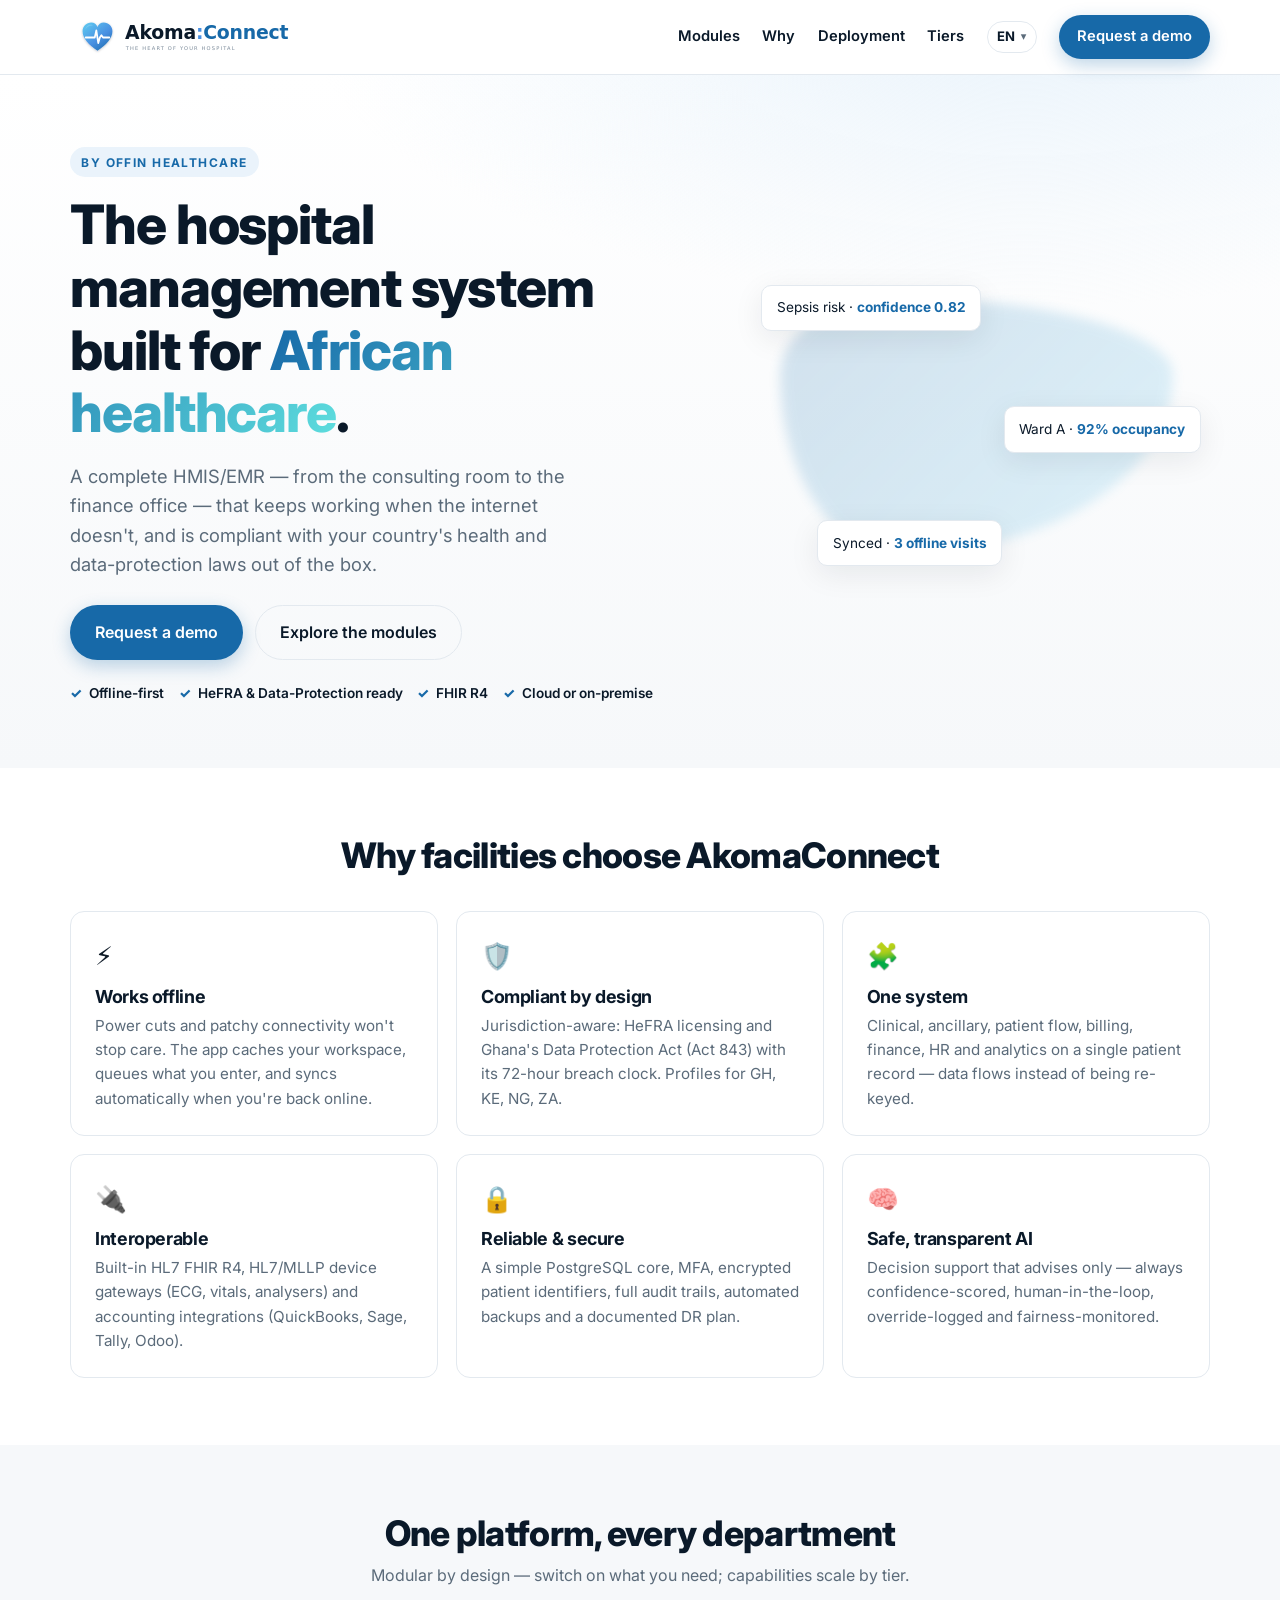
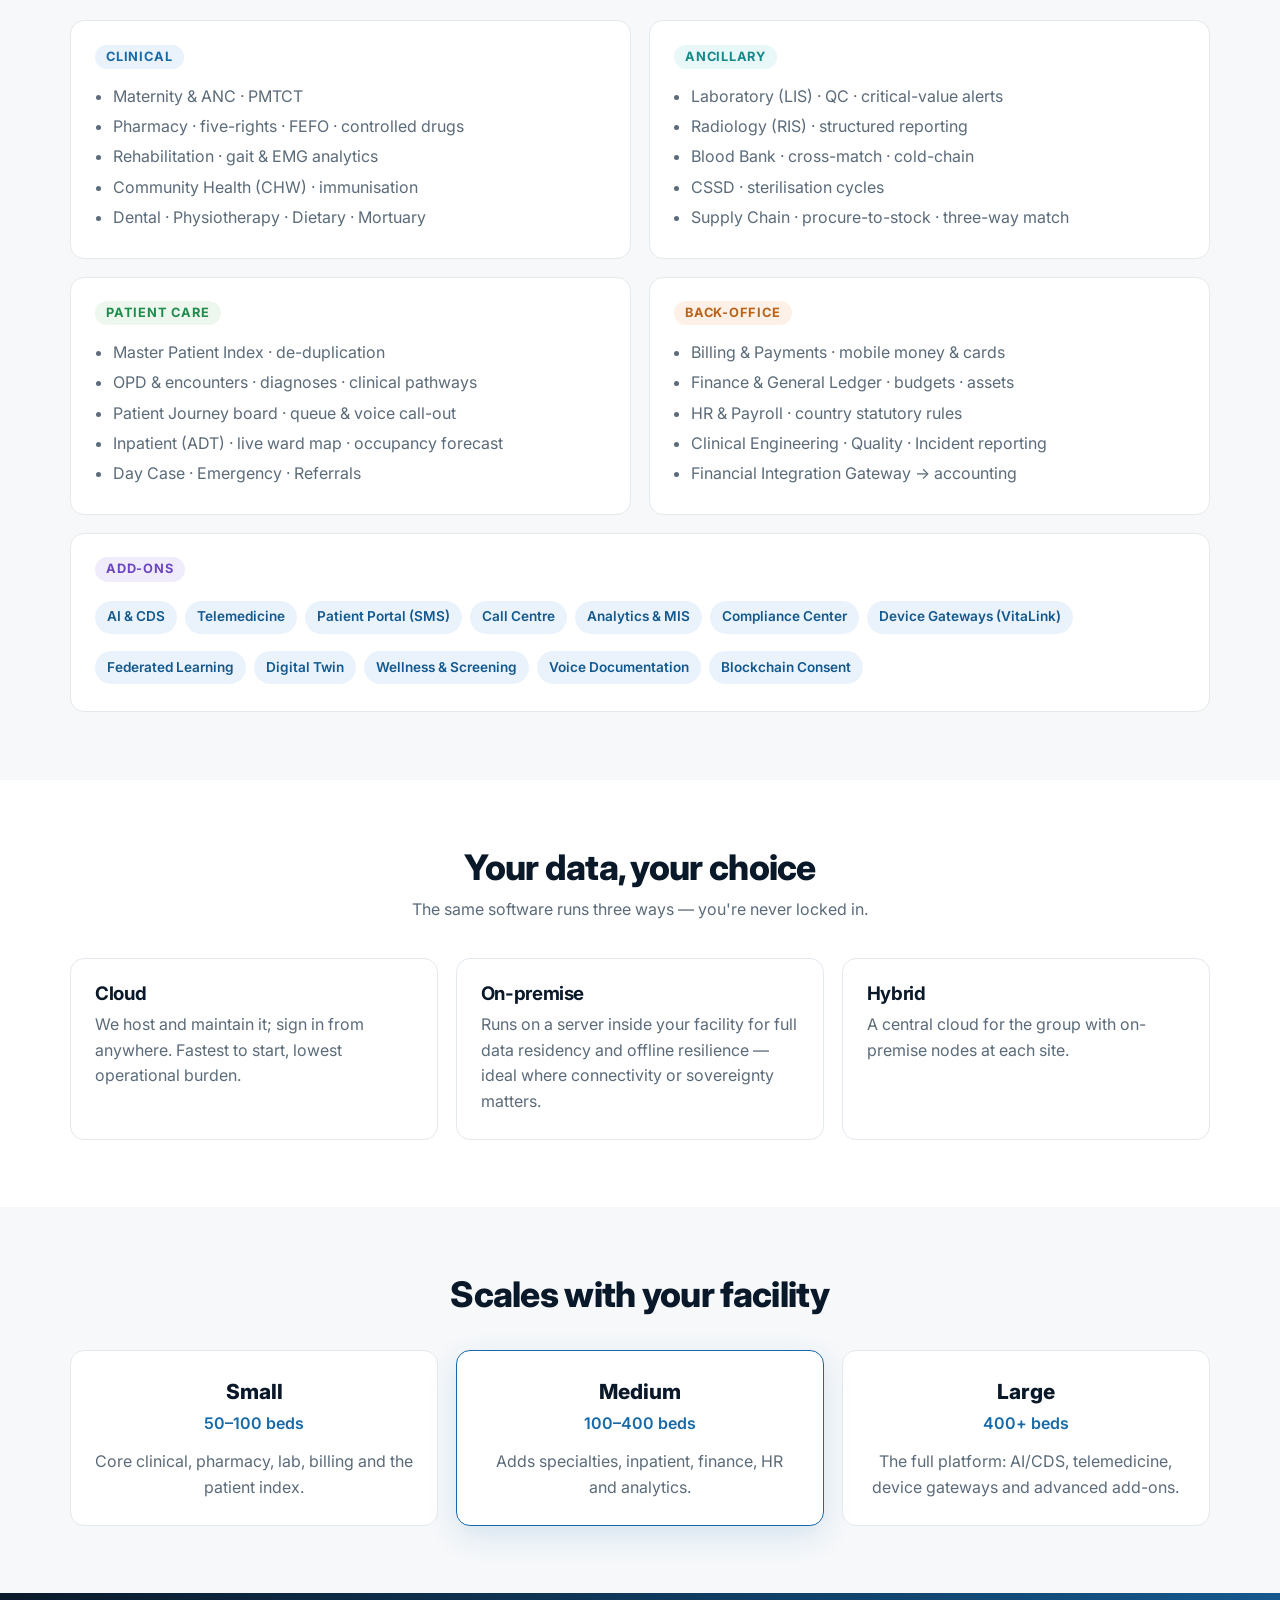
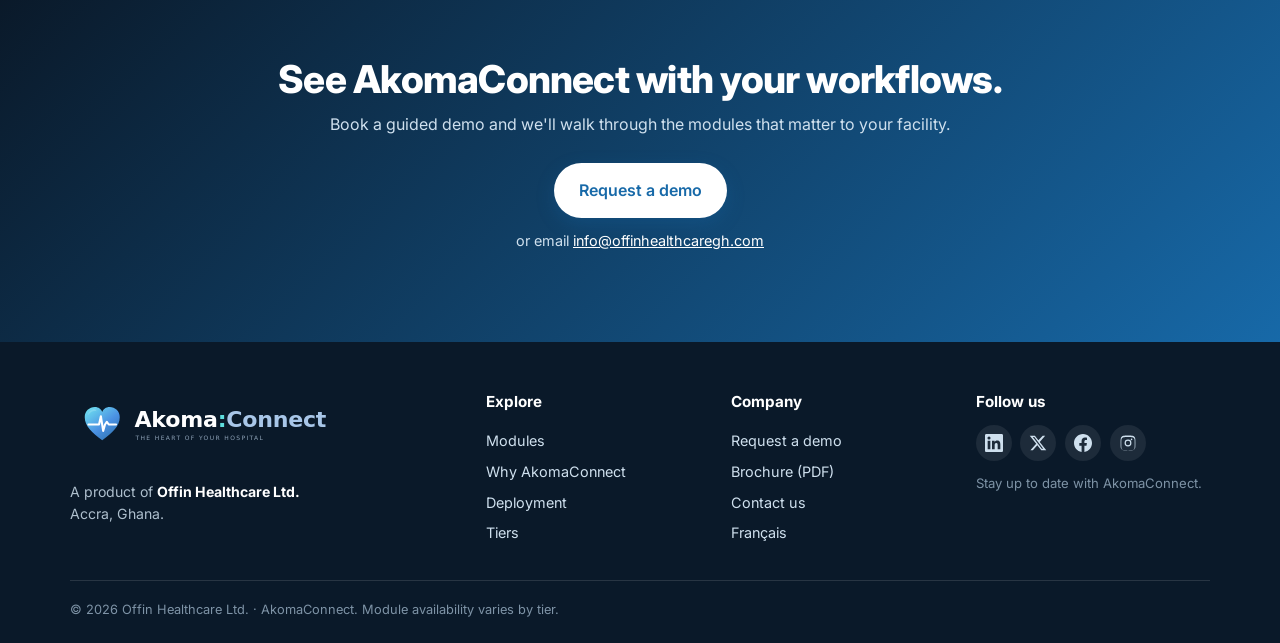
<file: index.html>
<!doctype html>
<html lang="en">
<head>
  <meta charset="utf-8" />
  <meta name="viewport" content="width=device-width, initial-scale=1" />
  <title>AkomaConnect — Hospital Management System for African Healthcare</title>
  <meta name="description" content="AkomaConnect is a complete HMIS/EMR built for African healthcare — offline-first, HeFRA & Data-Protection ready, deployable in the cloud or on-premise. A product of Offin Healthcare." />
  <meta property="og:title" content="AkomaConnect — HMIS/EMR for African Healthcare" />
  <meta property="og:description" content="Complete hospital management that keeps working offline and is compliant by design. By Offin Healthcare." />
  <meta property="og:type" content="website" />
  <link rel="icon" href="favicon.ico?v=2" sizes="any" />
  <link rel="icon" href="assets/icon.svg" type="image/svg+xml" />
  <link rel="apple-touch-icon" href="assets/icon.svg" />
  <link rel="preconnect" href="https://fonts.googleapis.com" />
  <link rel="preconnect" href="https://fonts.gstatic.com" crossorigin />
  <link href="https://fonts.googleapis.com/css2?family=Inter:wght@400;500;600;700;800&display=swap" rel="stylesheet" />
  <link rel="alternate" hreflang="en" href="https://akomaconnect.offinhealthcaregh.com/" />
  <link rel="alternate" hreflang="fr" href="https://akomaconnect.offinhealthcaregh.com/fr/" />
  <link rel="alternate" hreflang="sw" href="https://akomaconnect.offinhealthcaregh.com/sw/" />
  <link rel="stylesheet" href="styles.css?v=5" />
</head>
<body>
  <header class="nav">
    <div class="wrap nav-inner">
      <a class="brand" href="#top" aria-label="AkomaConnect home">
        <img class="brand-logo" src="assets/brand-logo.svg" alt="AkomaConnect" />
      </a>
      <nav class="nav-links" id="menu">
        <a href="#modules">Modules</a>
        <a href="#why">Why</a>
        <a href="#deploy">Deployment</a>
        <a href="#tiers">Tiers</a>
        <details class="lang">
          <summary aria-label="Language">EN</summary>
          <div class="lang-menu">
            <a href="/" class="is-on">English</a>
            <a href="/fr/">Français</a>
            <a href="/sw/">Kiswahili</a>
          </div>
        </details>
        <a class="btn btn-primary" href="#demo">Request a demo</a>
      </nav>
      <button class="nav-toggle" aria-label="Menu" onclick="document.getElementById('menu').classList.toggle('open')">☰</button>
    </div>
  </header>

  <main id="top">
    <!-- Hero -->
    <section class="hero">
      <div class="wrap hero-grid">
        <div class="hero-copy">
          <span class="eyebrow">By Offin Healthcare</span>
          <h1>The hospital management system built for <span class="hl">African healthcare</span>.</h1>
          <p class="lead">A complete HMIS/EMR — from the consulting room to the finance office — that keeps working when the internet doesn't, and is compliant with your country's health and data-protection laws out of the box.</p>
          <div class="hero-cta">
            <a class="btn btn-primary btn-lg" href="#demo">Request a demo</a>
            <a class="btn btn-ghost btn-lg" href="#modules">Explore the modules</a>
          </div>
          <ul class="trust">
            <li>Offline-first</li>
            <li>HeFRA &amp; Data-Protection ready</li>
            <li>FHIR R4</li>
            <li>Cloud or on-premise</li>
          </ul>
        </div>
        <div class="hero-art" aria-hidden="true">
          <div class="orb"></div>
          <div class="card-float c1">Sepsis risk · <b>confidence 0.82</b></div>
          <div class="card-float c2">Ward A · <b>92% occupancy</b></div>
          <div class="card-float c3">Synced · <b>3 offline visits</b></div>
        </div>
      </div>
    </section>

    <!-- Value props -->
    <section class="section" id="why">
      <div class="wrap">
        <h2 class="section-title">Why facilities choose AkomaConnect</h2>
        <div class="grid grid-3">
          <article class="vcard"><div class="vicon">⚡</div><h3>Works offline</h3><p>Power cuts and patchy connectivity won't stop care. The app caches your workspace, queues what you enter, and syncs automatically when you're back online.</p></article>
          <article class="vcard"><div class="vicon">🛡️</div><h3>Compliant by design</h3><p>Jurisdiction-aware: HeFRA licensing and Ghana's Data Protection Act (Act 843) with its 72-hour breach clock. Profiles for GH, KE, NG, ZA.</p></article>
          <article class="vcard"><div class="vicon">🧩</div><h3>One system</h3><p>Clinical, ancillary, patient flow, billing, finance, HR and analytics on a single patient record — data flows instead of being re-keyed.</p></article>
          <article class="vcard"><div class="vicon">🔌</div><h3>Interoperable</h3><p>Built-in HL7 FHIR R4, HL7/MLLP device gateways (ECG, vitals, analysers) and accounting integrations (QuickBooks, Sage, Tally, Odoo).</p></article>
          <article class="vcard"><div class="vicon">🔒</div><h3>Reliable &amp; secure</h3><p>A simple PostgreSQL core, MFA, encrypted patient identifiers, full audit trails, automated backups and a documented DR plan.</p></article>
          <article class="vcard"><div class="vicon">🧠</div><h3>Safe, transparent AI</h3><p>Decision support that advises only — always confidence-scored, human-in-the-loop, override-logged and fairness-monitored.</p></article>
        </div>
      </div>
    </section>

    <!-- Modules -->
    <section class="section section-alt" id="modules">
      <div class="wrap">
        <h2 class="section-title">One platform, every department</h2>
        <p class="section-sub">Modular by design — switch on what you need; capabilities scale by tier.</p>
        <div class="grid grid-2 mod-grid">
          <article class="mcard">
            <h3><span class="mtag mtag-clinical">Clinical</span></h3>
            <ul><li>Maternity &amp; ANC · PMTCT</li><li>Pharmacy · five-rights · FEFO · controlled drugs</li><li>Rehabilitation · gait &amp; EMG analytics</li><li>Community Health (CHW) · immunisation</li><li>Dental · Physiotherapy · Dietary · Mortuary</li></ul>
          </article>
          <article class="mcard">
            <h3><span class="mtag mtag-ancillary">Ancillary</span></h3>
            <ul><li>Laboratory (LIS) · QC · critical-value alerts</li><li>Radiology (RIS) · structured reporting</li><li>Blood Bank · cross-match · cold-chain</li><li>CSSD · sterilisation cycles</li><li>Supply Chain · procure-to-stock · three-way match</li></ul>
          </article>
          <article class="mcard">
            <h3><span class="mtag mtag-care">Patient Care</span></h3>
            <ul><li>Master Patient Index · de-duplication</li><li>OPD &amp; encounters · diagnoses · clinical pathways</li><li>Patient Journey board · queue &amp; voice call-out</li><li>Inpatient (ADT) · live ward map · occupancy forecast</li><li>Day Case · Emergency · Referrals</li></ul>
          </article>
          <article class="mcard">
            <h3><span class="mtag mtag-back">Back-Office</span></h3>
            <ul><li>Billing &amp; Payments · mobile money &amp; cards</li><li>Finance &amp; General Ledger · budgets · assets</li><li>HR &amp; Payroll · country statutory rules</li><li>Clinical Engineering · Quality · Incident reporting</li><li>Financial Integration Gateway → accounting</li></ul>
          </article>
          <article class="mcard mcard-wide">
            <h3><span class="mtag mtag-addon">Add-Ons</span></h3>
            <ul class="addons"><li>AI &amp; CDS</li><li>Telemedicine</li><li>Patient Portal (SMS)</li><li>Call Centre</li><li>Analytics &amp; MIS</li><li>Compliance Center</li><li>Device Gateways (VitaLink)</li><li>Federated Learning</li><li>Digital Twin</li><li>Wellness &amp; Screening</li><li>Voice Documentation</li><li>Blockchain Consent</li></ul>
          </article>
        </div>
      </div>
    </section>

    <!-- Deployment -->
    <section class="section" id="deploy">
      <div class="wrap">
        <h2 class="section-title">Your data, your choice</h2>
        <p class="section-sub">The same software runs three ways — you're never locked in.</p>
        <div class="grid grid-3">
          <article class="dcard"><h3>Cloud</h3><p>We host and maintain it; sign in from anywhere. Fastest to start, lowest operational burden.</p></article>
          <article class="dcard"><h3>On-premise</h3><p>Runs on a server inside your facility for full data residency and offline resilience — ideal where connectivity or sovereignty matters.</p></article>
          <article class="dcard"><h3>Hybrid</h3><p>A central cloud for the group with on-premise nodes at each site.</p></article>
        </div>
      </div>
    </section>

    <!-- Tiers -->
    <section class="section section-alt" id="tiers">
      <div class="wrap">
        <h2 class="section-title">Scales with your facility</h2>
        <div class="grid grid-3">
          <article class="tcard"><div class="tname">Small</div><div class="tbeds">50–100 beds</div><p>Core clinical, pharmacy, lab, billing and the patient index.</p></article>
          <article class="tcard tcard-feature"><div class="tname">Medium</div><div class="tbeds">100–400 beds</div><p>Adds specialties, inpatient, finance, HR and analytics.</p></article>
          <article class="tcard"><div class="tname">Large</div><div class="tbeds">400+ beds</div><p>The full platform: AI/CDS, telemedicine, device gateways and advanced add-ons.</p></article>
        </div>
      </div>
    </section>

    <!-- CTA -->
    <section class="cta" id="demo">
      <div class="wrap cta-inner">
        <h2>See AkomaConnect with your workflows.</h2>
        <p>Book a guided demo and we'll walk through the modules that matter to your facility.</p>
        <a class="btn btn-primary btn-lg" href="mailto:info@offinhealthcaregh.com?subject=AkomaConnect%20demo%20request">Request a demo</a>
        <p class="cta-alt">or email <a href="mailto:info@offinhealthcaregh.com">info@offinhealthcaregh.com</a></p>
      </div>
    </section>
  </main>

  <footer class="foot">
    <div class="wrap foot-grid">
      <div class="foot-col foot-brand">
        <img class="foot-logo" src="assets/brand-logo-dark.svg" alt="AkomaConnect" />
        <p class="foot-prod">A product of <strong>Offin Healthcare Ltd.</strong><br/>Accra, Ghana.</p>
      </div>
      <div class="foot-col">
        <h4>Explore</h4>
        <a href="#modules">Modules</a>
        <a href="#why">Why AkomaConnect</a>
        <a href="#deploy">Deployment</a>
        <a href="#tiers">Tiers</a>
      </div>
      <div class="foot-col">
        <h4>Company</h4>
        <a href="#demo">Request a demo</a>
        <a href="/AkomaConnect-brochure.pdf">Brochure (PDF)</a>
        <a href="mailto:info@offinhealthcaregh.com">Contact us</a>
        <a href="/fr/">Français</a>
      </div>
      <div class="foot-col">
        <h4>Follow us</h4>
        <div class="foot-social">
          <a href="https://www.linkedin.com/company/offin-healthcare" target="_blank" rel="noopener" aria-label="LinkedIn"><svg viewBox="0 0 24 24" aria-hidden="true"><path d="M20.45 20.45h-3.56v-5.57c0-1.33-.03-3.04-1.85-3.04-1.86 0-2.14 1.45-2.14 2.94v5.67H9.34V9h3.42v1.56h.05c.48-.9 1.64-1.85 3.37-1.85 3.6 0 4.27 2.37 4.27 5.46v6.28zM5.34 7.43a2.07 2.07 0 1 1 0-4.14 2.07 2.07 0 0 1 0 4.14zM7.12 20.45H3.56V9h3.56v11.45zM22.22 0H1.77C.79 0 0 .77 0 1.73v20.54C0 23.23.79 24 1.77 24h20.45c.98 0 1.78-.77 1.78-1.73V1.73C24 .77 23.2 0 22.22 0z"/></svg></a>
          <a href="https://x.com/offinhealthcare" target="_blank" rel="noopener" aria-label="X"><svg viewBox="0 0 24 24" aria-hidden="true"><path d="M18.24 2.25h3.31l-7.23 8.26L23 21.75h-6.66l-5.22-6.82-5.97 6.82H1.84l7.73-8.84L1 2.25h6.83l4.71 6.23 5.7-6.23zm-1.16 17.52h1.83L7.01 4.13H5.05l12.03 15.64z"/></svg></a>
          <a href="https://www.facebook.com/offinhealthcaregh" target="_blank" rel="noopener" aria-label="Facebook"><svg viewBox="0 0 24 24" aria-hidden="true"><path d="M24 12.07C24 5.4 18.63 0 12 0S0 5.4 0 12.07c0 6.02 4.39 11.01 10.12 11.93v-8.44H7.08v-3.49h3.04V9.41c0-3.02 1.79-4.69 4.53-4.69 1.31 0 2.68.24 2.68.24v2.97h-1.5c-1.49 0-1.96.93-1.96 1.89v2.25h3.32l-.53 3.49h-2.79V24C19.61 23.08 24 18.09 24 12.07z"/></svg></a>
          <a href="https://www.instagram.com/offinhealthcaregh" target="_blank" rel="noopener" aria-label="Instagram"><svg viewBox="0 0 24 24" aria-hidden="true"><path d="M12 2.16c3.2 0 3.58.01 4.85.07 1.17.05 1.8.25 2.23.41.56.22.96.48 1.38.9.42.42.68.82.9 1.38.16.43.36 1.06.41 2.23.06 1.27.07 1.65.07 4.85s-.01 3.58-.07 4.85c-.05 1.17-.25 1.8-.41 2.23a3.7 3.7 0 0 1-.9 1.38 3.7 3.7 0 0 1-1.38.9c-.43.16-1.06.36-2.23.41-1.27.06-1.65.07-4.85.07s-3.58-.01-4.85-.07c-1.17-.05-1.8-.25-2.23-.41a3.7 3.7 0 0 1-1.38-.9 3.7 3.7 0 0 1-.9-1.38c-.16-.43-.36-1.06-.41-2.23C2.17 15.58 2.16 15.2 2.16 12s.01-3.58.07-4.85c.05-1.17.25-1.8.41-2.23.22-.56.48-.96.9-1.38.42-.42.82-.68 1.38-.9.43-.16 1.06-.36 2.23-.41C8.42 2.17 8.8 2.16 12 2.16zm0 1.95c-3.15 0-3.52.01-4.76.07-.97.04-1.5.21-1.85.34-.46.18-.8.4-1.15.74-.34.35-.56.69-.74 1.15-.13.35-.3.88-.34 1.85-.06 1.24-.07 1.61-.07 4.76s.01 3.52.07 4.76c.04.97.21 1.5.34 1.85.18.46.4.8.74 1.15.35.34.69.56 1.15.74.35.13.88.3 1.85.34 1.24.06 1.61.07 4.76.07s3.52-.01 4.76-.07c.97-.04 1.5-.21 1.85-.34.46-.18.8-.4 1.15-.74.34-.35.56-.69.74-1.15.13-.35.3-.88.34-1.85.06-1.24.07-1.61.07-4.76s-.01-3.52-.07-4.76c-.04-.97-.21-1.5-.34-1.85a3.1 3.1 0 0 0-.74-1.15 3.1 3.1 0 0 0-1.15-.74c-.35-.13-.88-.3-1.85-.34-1.24-.06-1.61-.07-4.76-.07zm0 3.32a4.57 4.57 0 1 1 0 9.14 4.57 4.57 0 0 1 0-9.14zm0 7.54a2.97 2.97 0 1 0 0-5.94 2.97 2.97 0 0 0 0 5.94zm5.82-7.74a1.07 1.07 0 1 1-2.14 0 1.07 1.07 0 0 1 2.14 0z"/></svg></a>
        </div>
        <p class="foot-follow-note">Stay up to date with AkomaConnect.</p>
      </div>
    </div>
    <div class="wrap foot-legal">© <span id="yr"></span> Offin Healthcare Ltd. · AkomaConnect. Module availability varies by tier.</div>
  </footer>
  <script>document.getElementById('yr').textContent = new Date().getFullYear();</script>
</body>
</html>
</file>
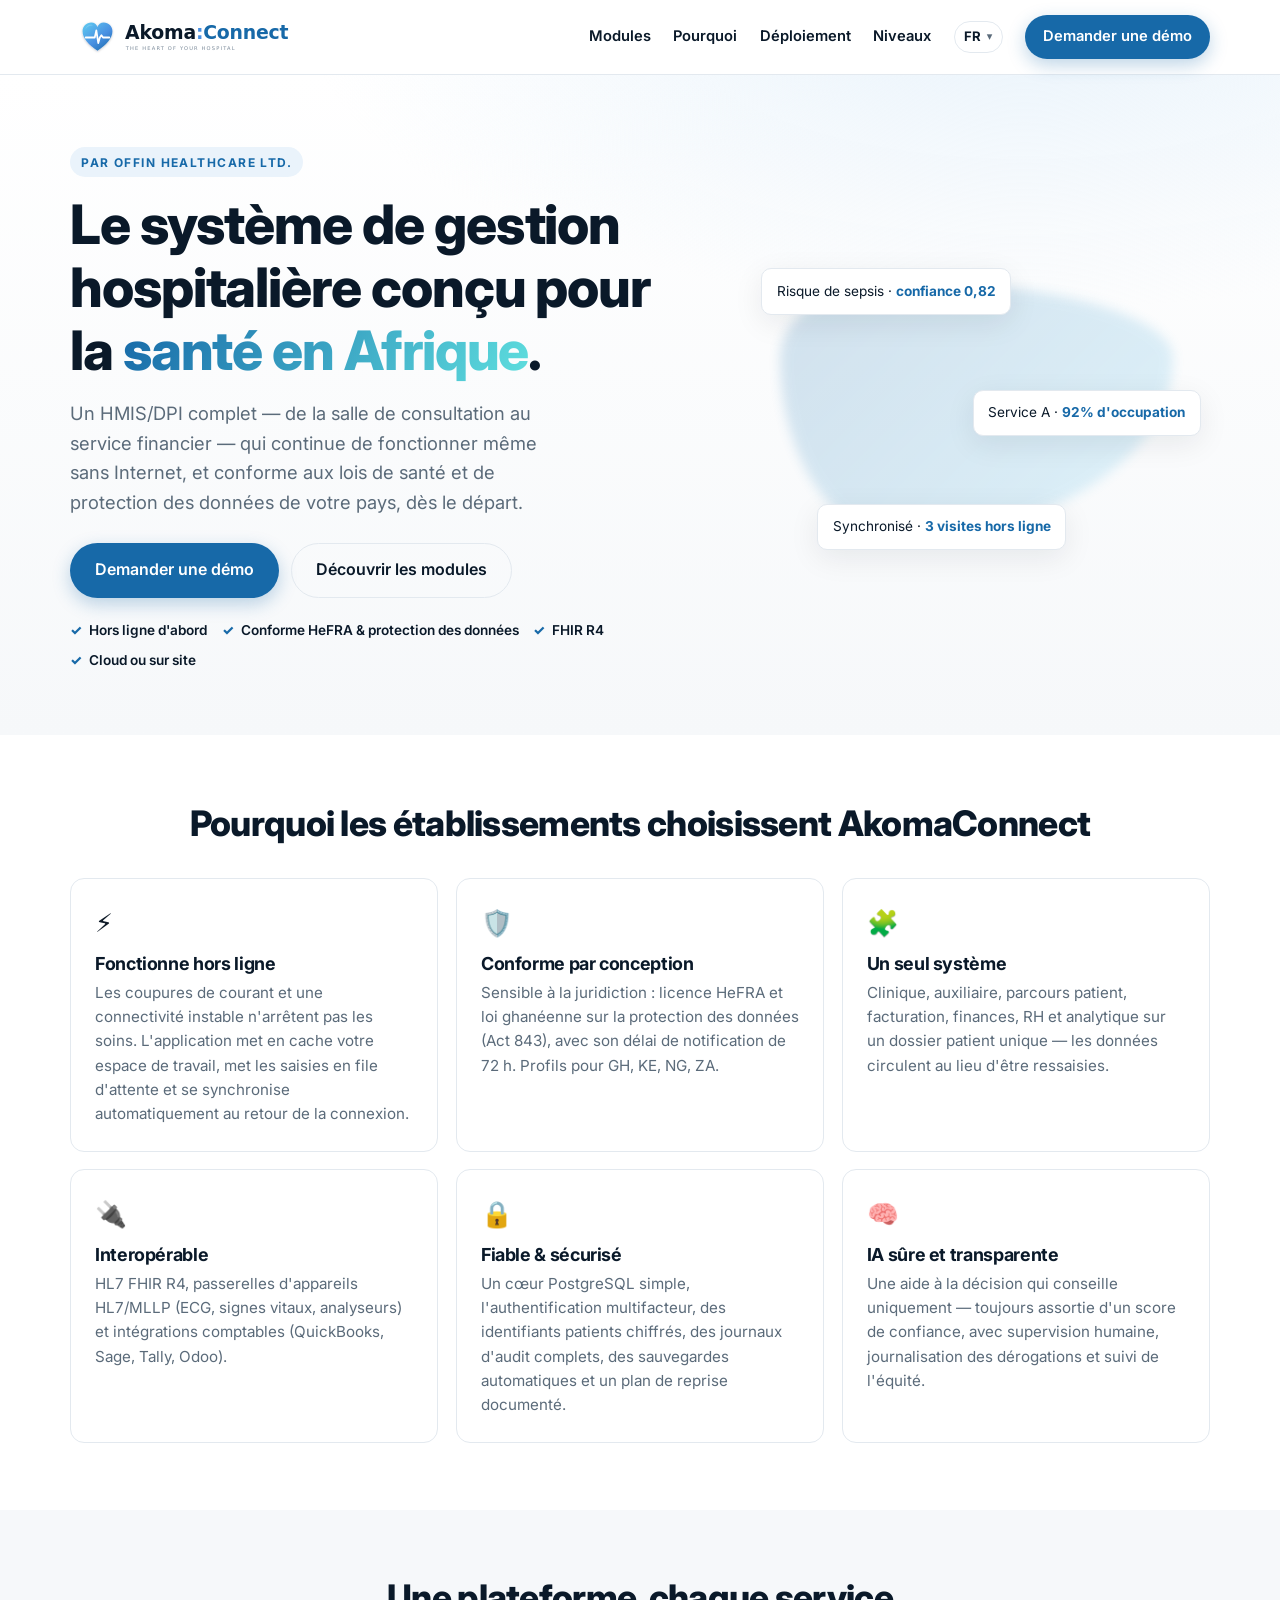
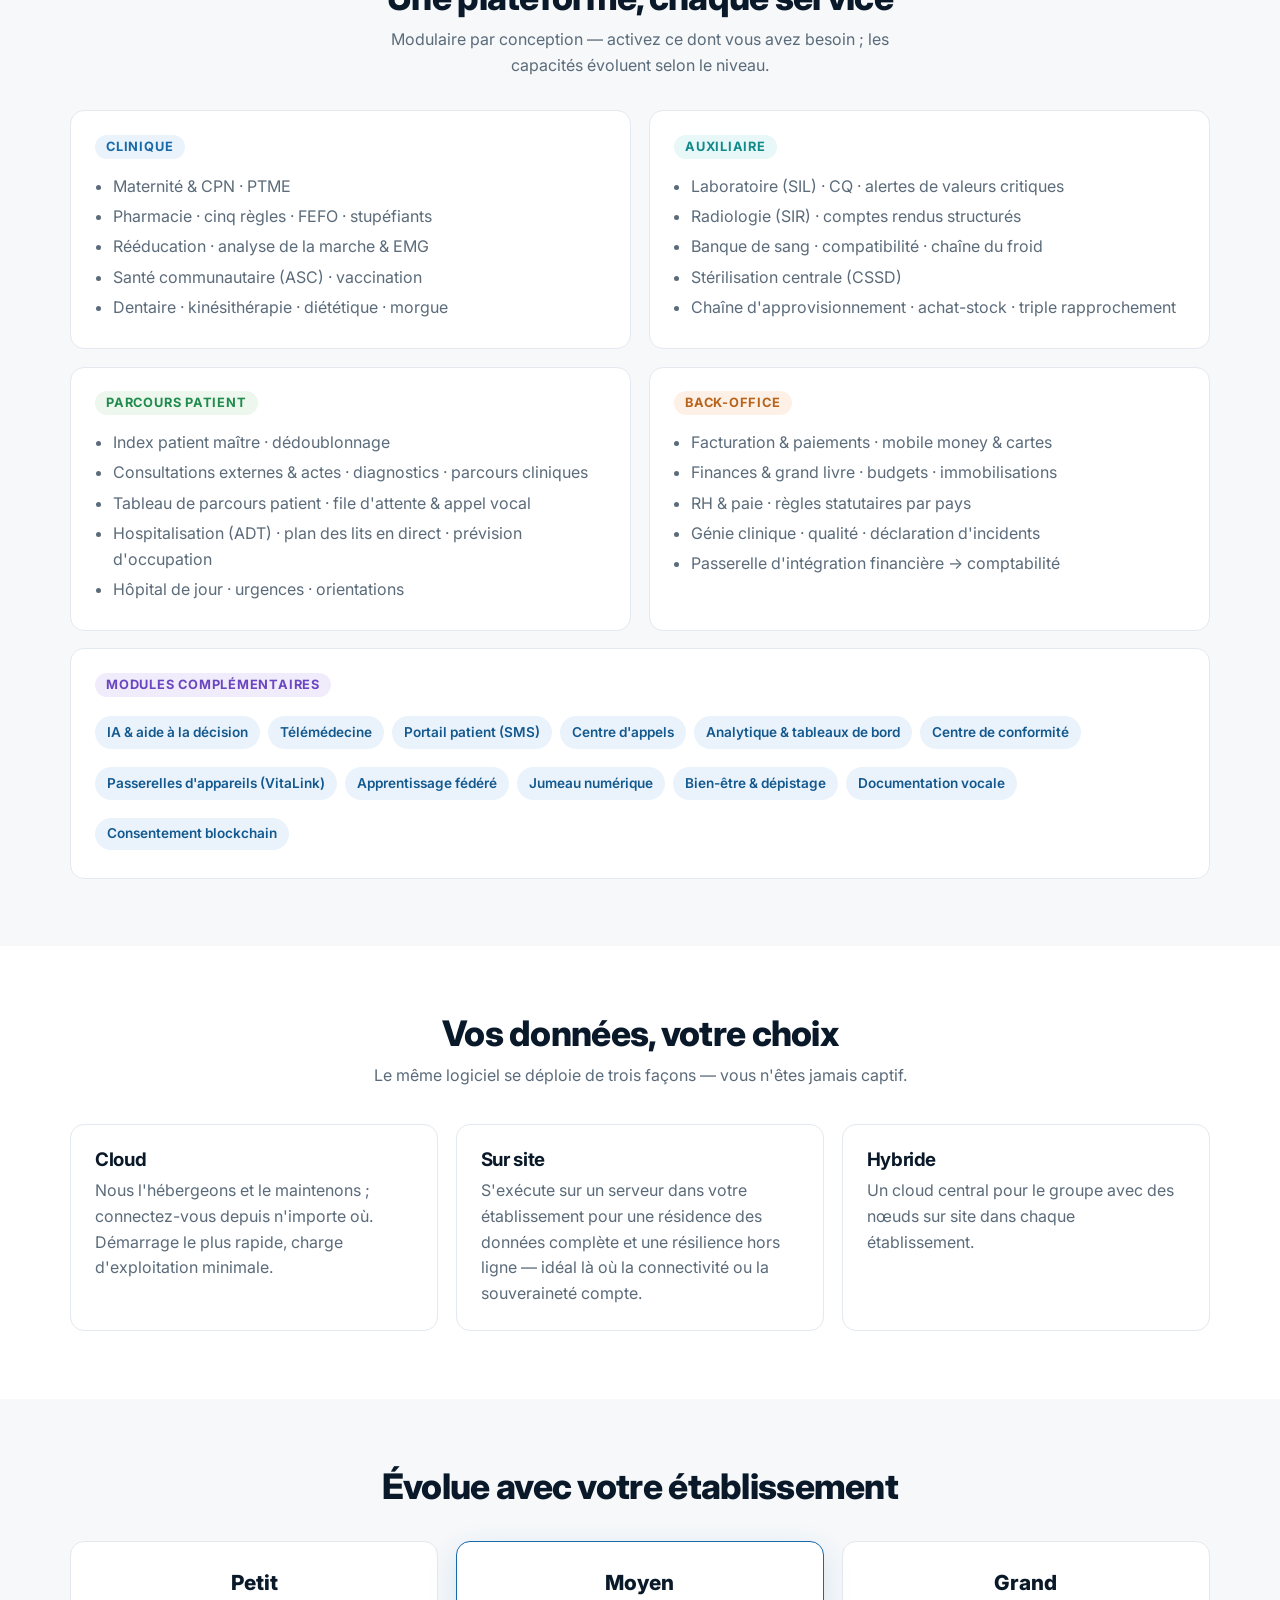
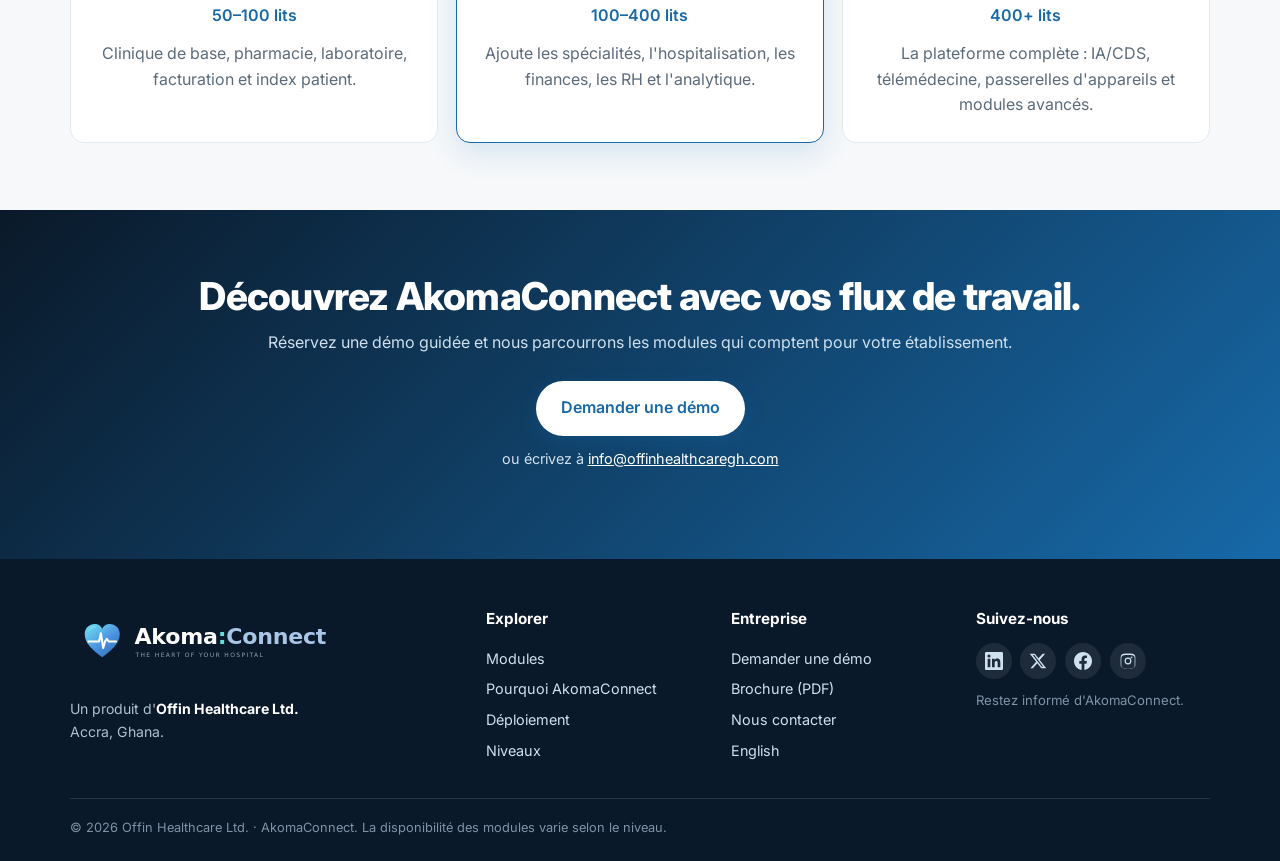
<file: fr/index.html>
<!doctype html>
<html lang="fr">
<head>
  <meta charset="utf-8" />
  <meta name="viewport" content="width=device-width, initial-scale=1" />
  <title>AkomaConnect — Système de gestion hospitalière pour la santé en Afrique</title>
  <meta name="description" content="AkomaConnect est un HMIS/DPI complet conçu pour la santé en Afrique — hors ligne d'abord, conforme HeFRA et protection des données, déployable dans le cloud ou sur site. Un produit d'Offin Healthcare Ltd." />
  <meta property="og:title" content="AkomaConnect — HMIS/DPI pour la santé en Afrique" />
  <meta property="og:description" content="Gestion hospitalière complète qui fonctionne hors ligne et conforme par conception. Par Offin Healthcare Ltd." />
  <meta property="og:type" content="website" />
  <link rel="icon" href="/favicon.ico?v=2" sizes="any" />
  <link rel="icon" href="/assets/icon.svg" type="image/svg+xml" />
  <link rel="apple-touch-icon" href="/assets/icon.svg" />
  <link rel="preconnect" href="https://fonts.googleapis.com" />
  <link rel="preconnect" href="https://fonts.gstatic.com" crossorigin />
  <link href="https://fonts.googleapis.com/css2?family=Inter:wght@400;500;600;700;800&display=swap" rel="stylesheet" />
  <link rel="alternate" hreflang="en" href="https://akomaconnect.offinhealthcaregh.com/" />
  <link rel="alternate" hreflang="fr" href="https://akomaconnect.offinhealthcaregh.com/fr/" />
  <link rel="alternate" hreflang="sw" href="https://akomaconnect.offinhealthcaregh.com/sw/" />
  <link rel="stylesheet" href="/styles.css?v=5" />
</head>
<body>
  <header class="nav">
    <div class="wrap nav-inner">
      <a class="brand" href="#top" aria-label="Accueil AkomaConnect">
        <img class="brand-logo" src="/assets/brand-logo.svg" alt="AkomaConnect" />
      </a>
      <nav class="nav-links" id="menu">
        <a href="#modules">Modules</a>
        <a href="#why">Pourquoi</a>
        <a href="#deploy">Déploiement</a>
        <a href="#tiers">Niveaux</a>
        <details class="lang">
          <summary aria-label="Langue">FR</summary>
          <div class="lang-menu">
            <a href="/">English</a>
            <a href="/fr/" class="is-on">Français</a>
            <a href="/sw/">Kiswahili</a>
          </div>
        </details>
        <a class="btn btn-primary" href="#demo">Demander une démo</a>
      </nav>
      <button class="nav-toggle" aria-label="Menu" onclick="document.getElementById('menu').classList.toggle('open')">☰</button>
    </div>
  </header>

  <main id="top">
    <!-- Héro -->
    <section class="hero">
      <div class="wrap hero-grid">
        <div class="hero-copy">
          <span class="eyebrow">Par Offin Healthcare Ltd.</span>
          <h1>Le système de gestion hospitalière conçu pour la <span class="hl">santé en Afrique</span>.</h1>
          <p class="lead">Un HMIS/DPI complet — de la salle de consultation au service financier — qui continue de fonctionner même sans Internet, et conforme aux lois de santé et de protection des données de votre pays, dès le départ.</p>
          <div class="hero-cta">
            <a class="btn btn-primary btn-lg" href="#demo">Demander une démo</a>
            <a class="btn btn-ghost btn-lg" href="#modules">Découvrir les modules</a>
          </div>
          <ul class="trust">
            <li>Hors ligne d'abord</li>
            <li>Conforme HeFRA &amp; protection des données</li>
            <li>FHIR R4</li>
            <li>Cloud ou sur site</li>
          </ul>
        </div>
        <div class="hero-art" aria-hidden="true">
          <div class="orb"></div>
          <div class="card-float c1">Risque de sepsis · <b>confiance 0,82</b></div>
          <div class="card-float c2">Service A · <b>92% d'occupation</b></div>
          <div class="card-float c3">Synchronisé · <b>3 visites hors ligne</b></div>
        </div>
      </div>
    </section>

    <!-- Pourquoi -->
    <section class="section" id="why">
      <div class="wrap">
        <h2 class="section-title">Pourquoi les établissements choisissent AkomaConnect</h2>
        <div class="grid grid-3">
          <article class="vcard"><div class="vicon">⚡</div><h3>Fonctionne hors ligne</h3><p>Les coupures de courant et une connectivité instable n'arrêtent pas les soins. L'application met en cache votre espace de travail, met les saisies en file d'attente et se synchronise automatiquement au retour de la connexion.</p></article>
          <article class="vcard"><div class="vicon">🛡️</div><h3>Conforme par conception</h3><p>Sensible à la juridiction : licence HeFRA et loi ghanéenne sur la protection des données (Act 843), avec son délai de notification de 72 h. Profils pour GH, KE, NG, ZA.</p></article>
          <article class="vcard"><div class="vicon">🧩</div><h3>Un seul système</h3><p>Clinique, auxiliaire, parcours patient, facturation, finances, RH et analytique sur un dossier patient unique — les données circulent au lieu d'être ressaisies.</p></article>
          <article class="vcard"><div class="vicon">🔌</div><h3>Interopérable</h3><p>HL7 FHIR R4, passerelles d'appareils HL7/MLLP (ECG, signes vitaux, analyseurs) et intégrations comptables (QuickBooks, Sage, Tally, Odoo).</p></article>
          <article class="vcard"><div class="vicon">🔒</div><h3>Fiable &amp; sécurisé</h3><p>Un cœur PostgreSQL simple, l'authentification multifacteur, des identifiants patients chiffrés, des journaux d'audit complets, des sauvegardes automatiques et un plan de reprise documenté.</p></article>
          <article class="vcard"><div class="vicon">🧠</div><h3>IA sûre et transparente</h3><p>Une aide à la décision qui conseille uniquement — toujours assortie d'un score de confiance, avec supervision humaine, journalisation des dérogations et suivi de l'équité.</p></article>
        </div>
      </div>
    </section>

    <!-- Modules -->
    <section class="section section-alt" id="modules">
      <div class="wrap">
        <h2 class="section-title">Une plateforme, chaque service</h2>
        <p class="section-sub">Modulaire par conception — activez ce dont vous avez besoin ; les capacités évoluent selon le niveau.</p>
        <div class="grid grid-2 mod-grid">
          <article class="mcard">
            <h3><span class="mtag mtag-clinical">Clinique</span></h3>
            <ul><li>Maternité &amp; CPN · PTME</li><li>Pharmacie · cinq règles · FEFO · stupéfiants</li><li>Rééducation · analyse de la marche &amp; EMG</li><li>Santé communautaire (ASC) · vaccination</li><li>Dentaire · kinésithérapie · diététique · morgue</li></ul>
          </article>
          <article class="mcard">
            <h3><span class="mtag mtag-ancillary">Auxiliaire</span></h3>
            <ul><li>Laboratoire (SIL) · CQ · alertes de valeurs critiques</li><li>Radiologie (SIR) · comptes rendus structurés</li><li>Banque de sang · compatibilité · chaîne du froid</li><li>Stérilisation centrale (CSSD)</li><li>Chaîne d'approvisionnement · achat-stock · triple rapprochement</li></ul>
          </article>
          <article class="mcard">
            <h3><span class="mtag mtag-care">Parcours patient</span></h3>
            <ul><li>Index patient maître · dédoublonnage</li><li>Consultations externes &amp; actes · diagnostics · parcours cliniques</li><li>Tableau de parcours patient · file d'attente &amp; appel vocal</li><li>Hospitalisation (ADT) · plan des lits en direct · prévision d'occupation</li><li>Hôpital de jour · urgences · orientations</li></ul>
          </article>
          <article class="mcard">
            <h3><span class="mtag mtag-back">Back-office</span></h3>
            <ul><li>Facturation &amp; paiements · mobile money &amp; cartes</li><li>Finances &amp; grand livre · budgets · immobilisations</li><li>RH &amp; paie · règles statutaires par pays</li><li>Génie clinique · qualité · déclaration d'incidents</li><li>Passerelle d'intégration financière → comptabilité</li></ul>
          </article>
          <article class="mcard mcard-wide">
            <h3><span class="mtag mtag-addon">Modules complémentaires</span></h3>
            <ul class="addons"><li>IA &amp; aide à la décision</li><li>Télémédecine</li><li>Portail patient (SMS)</li><li>Centre d'appels</li><li>Analytique &amp; tableaux de bord</li><li>Centre de conformité</li><li>Passerelles d'appareils (VitaLink)</li><li>Apprentissage fédéré</li><li>Jumeau numérique</li><li>Bien-être &amp; dépistage</li><li>Documentation vocale</li><li>Consentement blockchain</li></ul>
          </article>
        </div>
      </div>
    </section>

    <!-- Déploiement -->
    <section class="section" id="deploy">
      <div class="wrap">
        <h2 class="section-title">Vos données, votre choix</h2>
        <p class="section-sub">Le même logiciel se déploie de trois façons — vous n'êtes jamais captif.</p>
        <div class="grid grid-3">
          <article class="dcard"><h3>Cloud</h3><p>Nous l'hébergeons et le maintenons ; connectez-vous depuis n'importe où. Démarrage le plus rapide, charge d'exploitation minimale.</p></article>
          <article class="dcard"><h3>Sur site</h3><p>S'exécute sur un serveur dans votre établissement pour une résidence des données complète et une résilience hors ligne — idéal là où la connectivité ou la souveraineté compte.</p></article>
          <article class="dcard"><h3>Hybride</h3><p>Un cloud central pour le groupe avec des nœuds sur site dans chaque établissement.</p></article>
        </div>
      </div>
    </section>

    <!-- Niveaux -->
    <section class="section section-alt" id="tiers">
      <div class="wrap">
        <h2 class="section-title">Évolue avec votre établissement</h2>
        <div class="grid grid-3">
          <article class="tcard"><div class="tname">Petit</div><div class="tbeds">50–100 lits</div><p>Clinique de base, pharmacie, laboratoire, facturation et index patient.</p></article>
          <article class="tcard tcard-feature"><div class="tname">Moyen</div><div class="tbeds">100–400 lits</div><p>Ajoute les spécialités, l'hospitalisation, les finances, les RH et l'analytique.</p></article>
          <article class="tcard"><div class="tname">Grand</div><div class="tbeds">400+ lits</div><p>La plateforme complète : IA/CDS, télémédecine, passerelles d'appareils et modules avancés.</p></article>
        </div>
      </div>
    </section>

    <!-- CTA -->
    <section class="cta" id="demo">
      <div class="wrap cta-inner">
        <h2>Découvrez AkomaConnect avec vos flux de travail.</h2>
        <p>Réservez une démo guidée et nous parcourrons les modules qui comptent pour votre établissement.</p>
        <a class="btn btn-primary btn-lg" href="mailto:info@offinhealthcaregh.com?subject=Demande%20de%20d%C3%A9mo%20AkomaConnect">Demander une démo</a>
        <p class="cta-alt">ou écrivez à <a href="mailto:info@offinhealthcaregh.com">info@offinhealthcaregh.com</a></p>
      </div>
    </section>
  </main>

  <footer class="foot">
    <div class="wrap foot-grid">
      <div class="foot-col foot-brand">
        <img class="foot-logo" src="/assets/brand-logo-dark.svg" alt="AkomaConnect" />
        <p class="foot-prod">Un produit d'<strong>Offin Healthcare Ltd.</strong><br/>Accra, Ghana.</p>
      </div>
      <div class="foot-col">
        <h4>Explorer</h4>
        <a href="#modules">Modules</a>
        <a href="#why">Pourquoi AkomaConnect</a>
        <a href="#deploy">Déploiement</a>
        <a href="#tiers">Niveaux</a>
      </div>
      <div class="foot-col">
        <h4>Entreprise</h4>
        <a href="#demo">Demander une démo</a>
        <a href="/AkomaConnect-brochure.pdf">Brochure (PDF)</a>
        <a href="mailto:info@offinhealthcaregh.com">Nous contacter</a>
        <a href="/">English</a>
      </div>
      <div class="foot-col">
        <h4>Suivez-nous</h4>
        <div class="foot-social">
          <a href="https://www.linkedin.com/company/offin-healthcare" target="_blank" rel="noopener" aria-label="LinkedIn"><svg viewBox="0 0 24 24" aria-hidden="true"><path d="M20.45 20.45h-3.56v-5.57c0-1.33-.03-3.04-1.85-3.04-1.86 0-2.14 1.45-2.14 2.94v5.67H9.34V9h3.42v1.56h.05c.48-.9 1.64-1.85 3.37-1.85 3.6 0 4.27 2.37 4.27 5.46v6.28zM5.34 7.43a2.07 2.07 0 1 1 0-4.14 2.07 2.07 0 0 1 0 4.14zM7.12 20.45H3.56V9h3.56v11.45zM22.22 0H1.77C.79 0 0 .77 0 1.73v20.54C0 23.23.79 24 1.77 24h20.45c.98 0 1.78-.77 1.78-1.73V1.73C24 .77 23.2 0 22.22 0z"/></svg></a>
          <a href="https://x.com/offinhealthcare" target="_blank" rel="noopener" aria-label="X"><svg viewBox="0 0 24 24" aria-hidden="true"><path d="M18.24 2.25h3.31l-7.23 8.26L23 21.75h-6.66l-5.22-6.82-5.97 6.82H1.84l7.73-8.84L1 2.25h6.83l4.71 6.23 5.7-6.23zm-1.16 17.52h1.83L7.01 4.13H5.05l12.03 15.64z"/></svg></a>
          <a href="https://www.facebook.com/offinhealthcaregh" target="_blank" rel="noopener" aria-label="Facebook"><svg viewBox="0 0 24 24" aria-hidden="true"><path d="M24 12.07C24 5.4 18.63 0 12 0S0 5.4 0 12.07c0 6.02 4.39 11.01 10.12 11.93v-8.44H7.08v-3.49h3.04V9.41c0-3.02 1.79-4.69 4.53-4.69 1.31 0 2.68.24 2.68.24v2.97h-1.5c-1.49 0-1.96.93-1.96 1.89v2.25h3.32l-.53 3.49h-2.79V24C19.61 23.08 24 18.09 24 12.07z"/></svg></a>
          <a href="https://www.instagram.com/offinhealthcaregh" target="_blank" rel="noopener" aria-label="Instagram"><svg viewBox="0 0 24 24" aria-hidden="true"><path d="M12 2.16c3.2 0 3.58.01 4.85.07 1.17.05 1.8.25 2.23.41.56.22.96.48 1.38.9.42.42.68.82.9 1.38.16.43.36 1.06.41 2.23.06 1.27.07 1.65.07 4.85s-.01 3.58-.07 4.85c-.05 1.17-.25 1.8-.41 2.23a3.7 3.7 0 0 1-.9 1.38 3.7 3.7 0 0 1-1.38.9c-.43.16-1.06.36-2.23.41-1.27.06-1.65.07-4.85.07s-3.58-.01-4.85-.07c-1.17-.05-1.8-.25-2.23-.41a3.7 3.7 0 0 1-1.38-.9 3.7 3.7 0 0 1-.9-1.38c-.16-.43-.36-1.06-.41-2.23C2.17 15.58 2.16 15.2 2.16 12s.01-3.58.07-4.85c.05-1.17.25-1.8.41-2.23.22-.56.48-.96.9-1.38.42-.42.82-.68 1.38-.9.43-.16 1.06-.36 2.23-.41C8.42 2.17 8.8 2.16 12 2.16zm0 1.95c-3.15 0-3.52.01-4.76.07-.97.04-1.5.21-1.85.34-.46.18-.8.4-1.15.74-.34.35-.56.69-.74 1.15-.13.35-.3.88-.34 1.85-.06 1.24-.07 1.61-.07 4.76s.01 3.52.07 4.76c.04.97.21 1.5.34 1.85.18.46.4.8.74 1.15.35.34.69.56 1.15.74.35.13.88.3 1.85.34 1.24.06 1.61.07 4.76.07s3.52-.01 4.76-.07c.97-.04 1.5-.21 1.85-.34.46-.18.8-.4 1.15-.74.34-.35.56-.69.74-1.15.13-.35.3-.88.34-1.85.06-1.24.07-1.61.07-4.76s-.01-3.52-.07-4.76c-.04-.97-.21-1.5-.34-1.85a3.1 3.1 0 0 0-.74-1.15 3.1 3.1 0 0 0-1.15-.74c-.35-.13-.88-.3-1.85-.34-1.24-.06-1.61-.07-4.76-.07zm0 3.32a4.57 4.57 0 1 1 0 9.14 4.57 4.57 0 0 1 0-9.14zm0 7.54a2.97 2.97 0 1 0 0-5.94 2.97 2.97 0 0 0 0 5.94zm5.82-7.74a1.07 1.07 0 1 1-2.14 0 1.07 1.07 0 0 1 2.14 0z"/></svg></a>
        </div>
        <p class="foot-follow-note">Restez informé d'AkomaConnect.</p>
      </div>
    </div>
    <div class="wrap foot-legal">© <span id="yr"></span> Offin Healthcare Ltd. · AkomaConnect. La disponibilité des modules varie selon le niveau.</div>
  </footer>
  <script>document.getElementById('yr').textContent = new Date().getFullYear();</script>
</body>
</html>
</file>
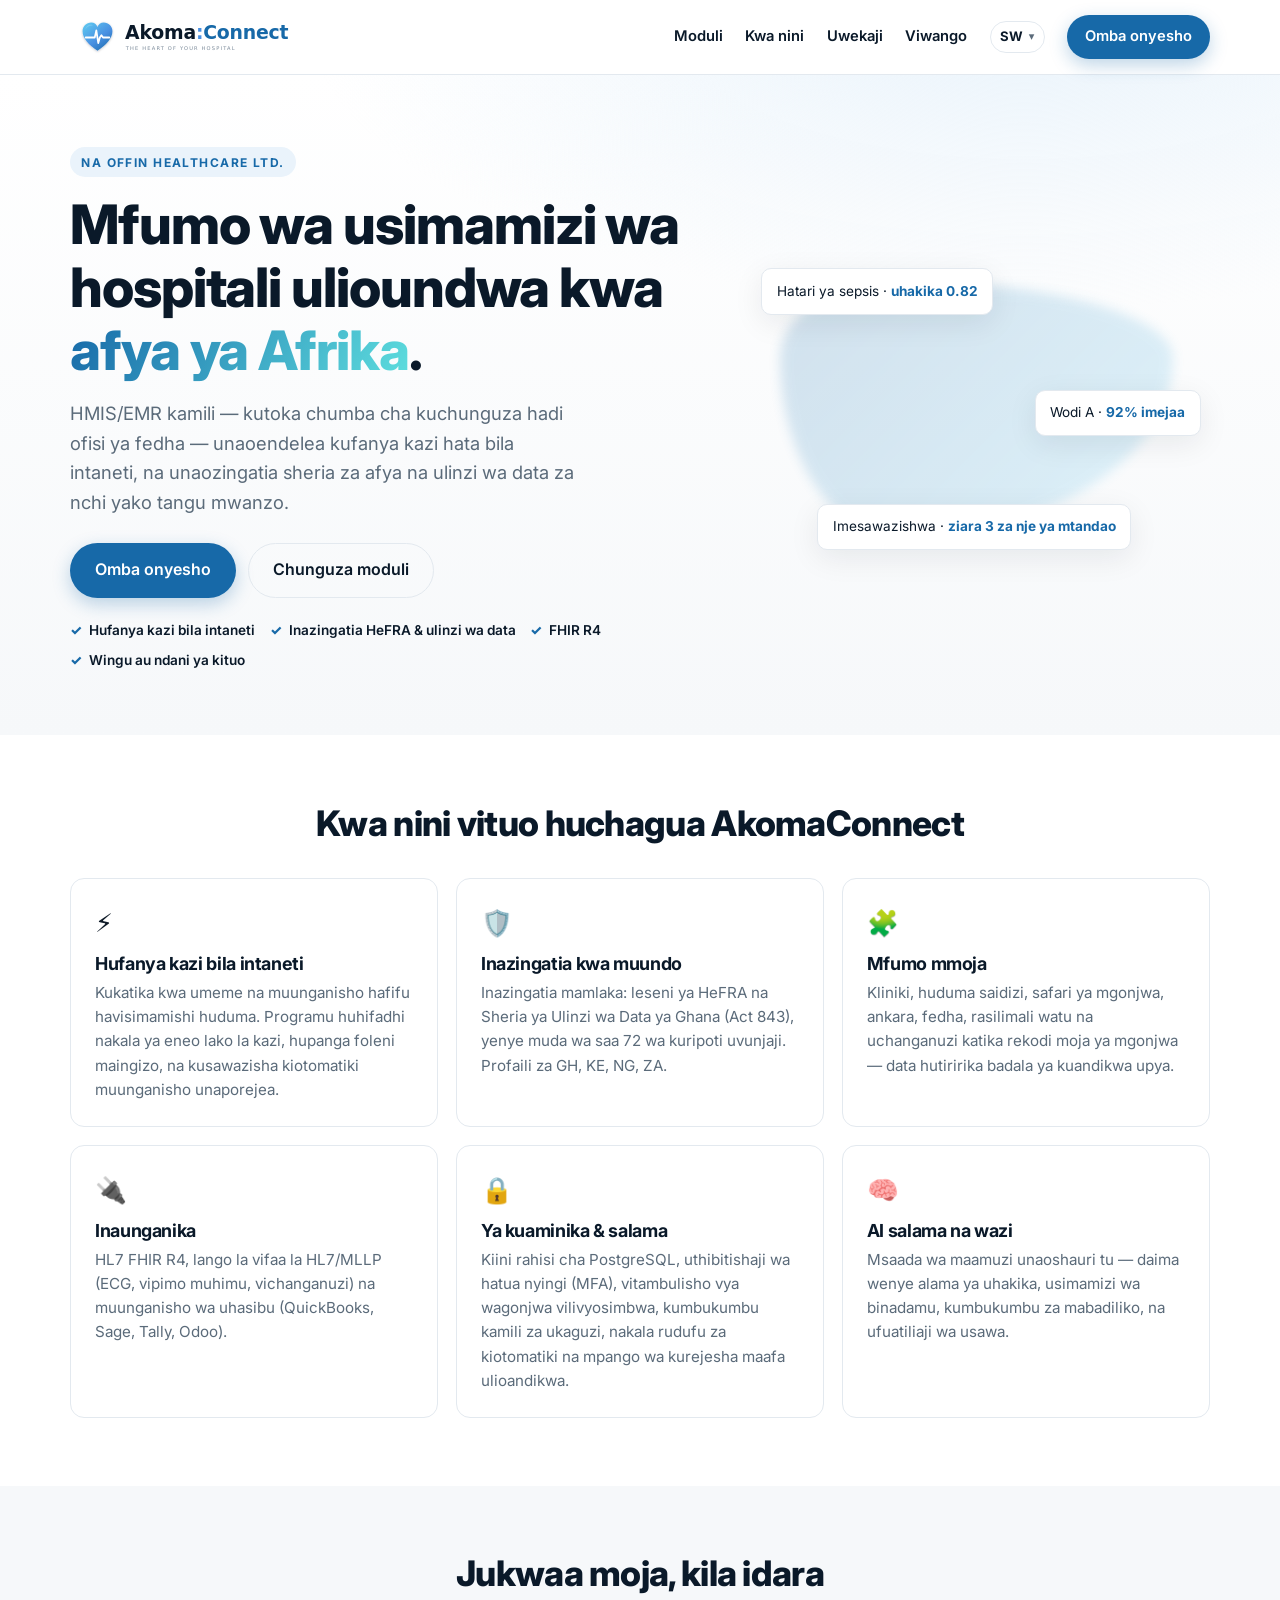
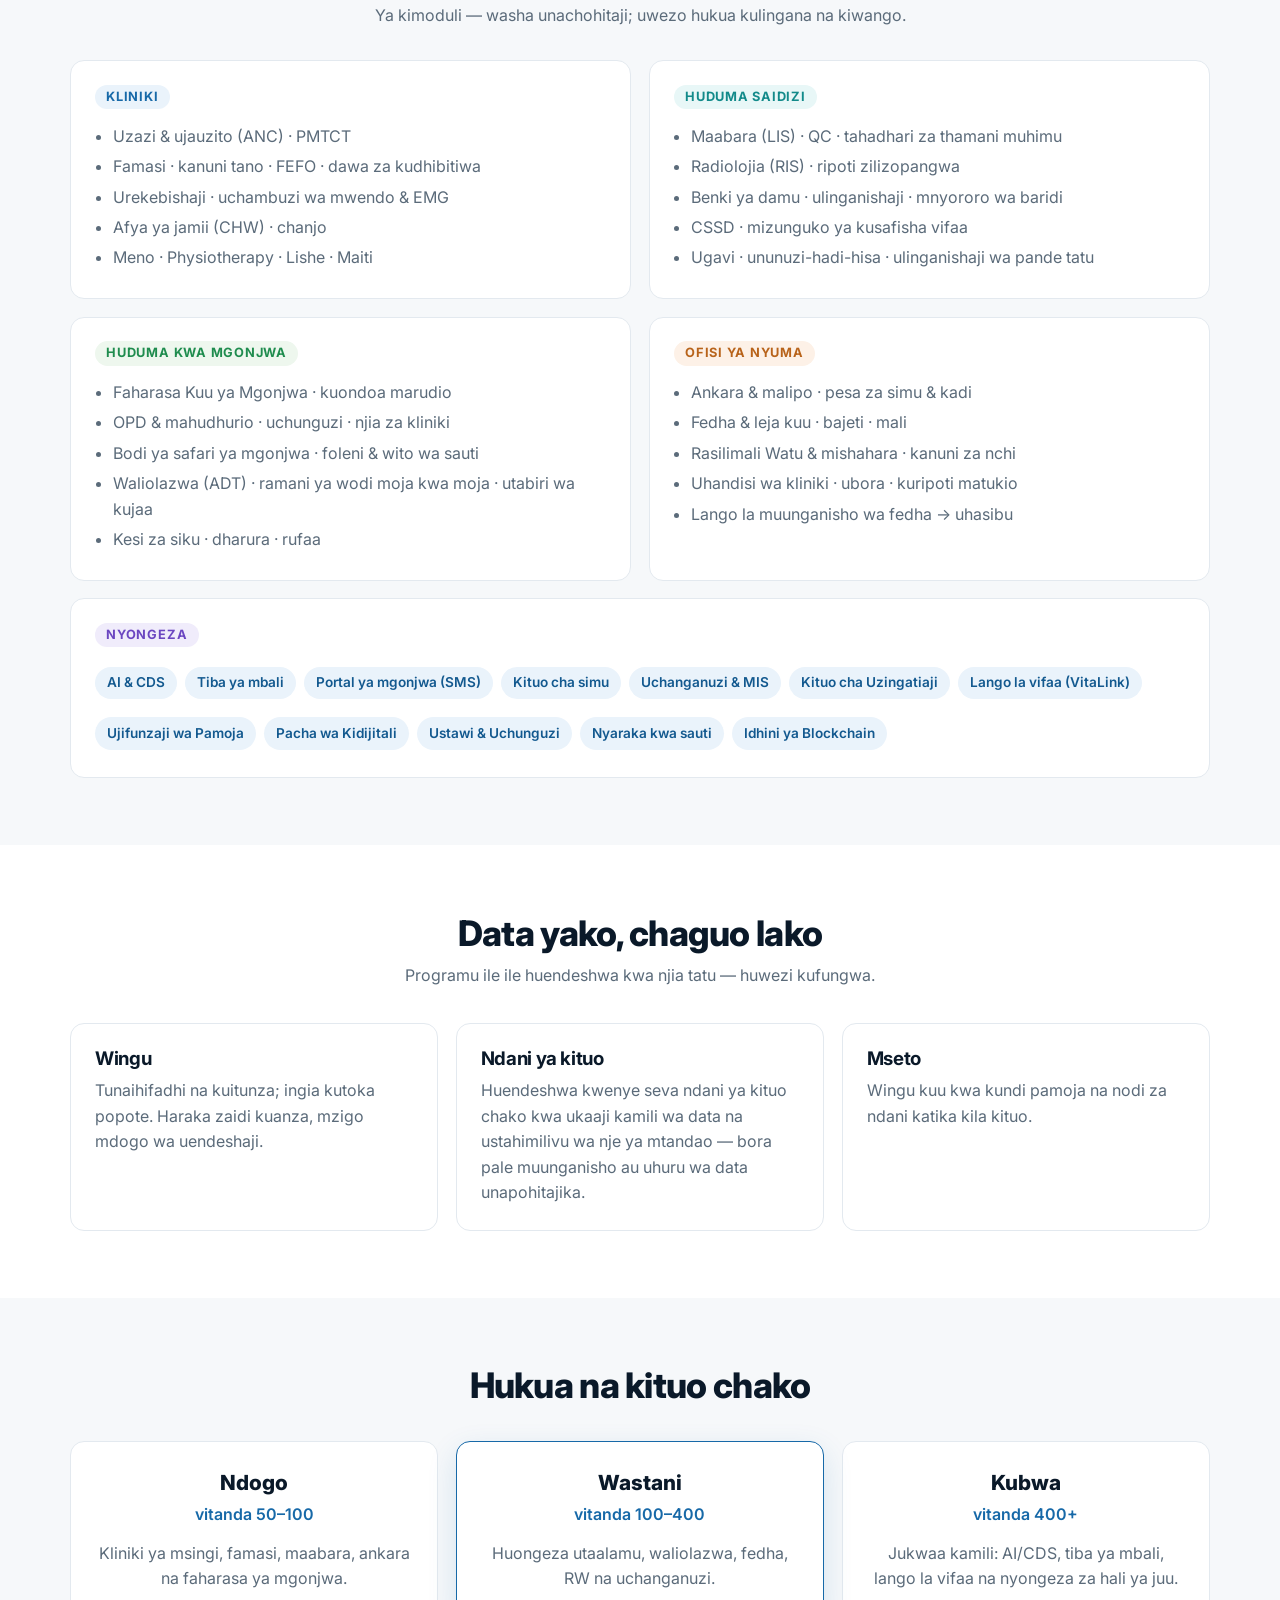
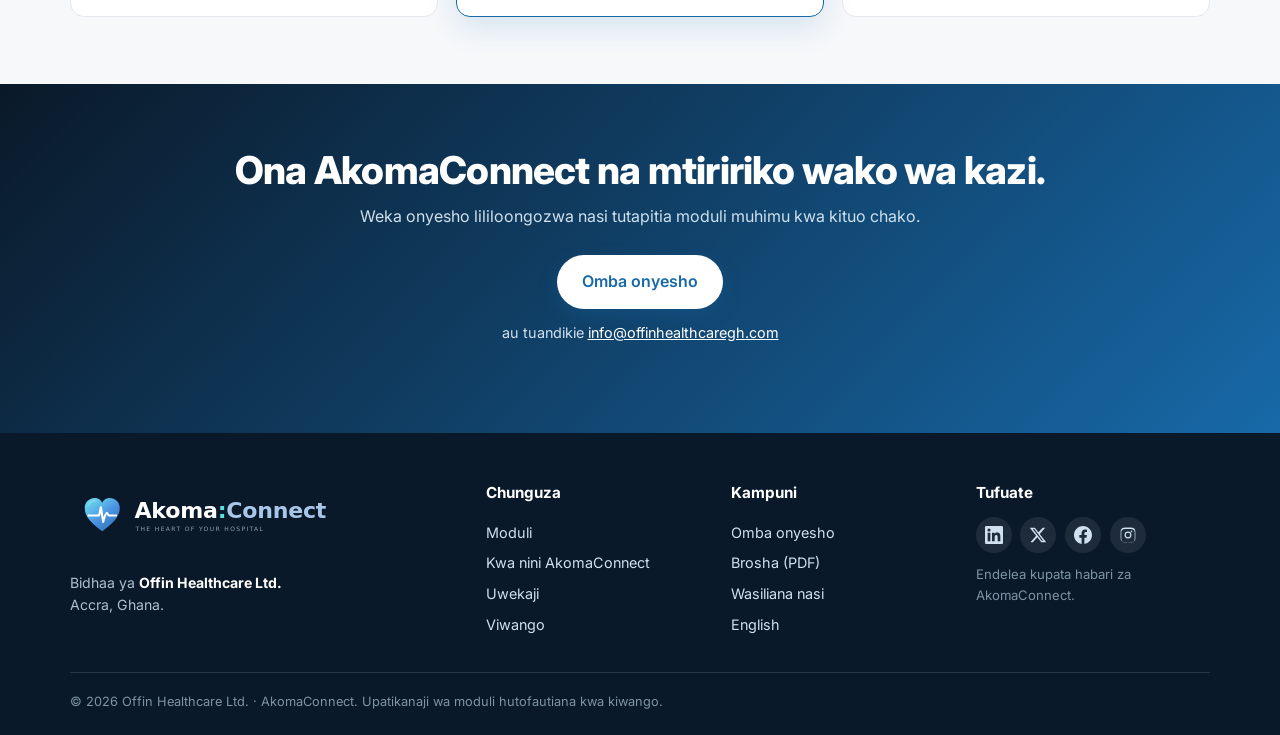
<file: sw/index.html>
<!doctype html>
<html lang="sw">
<head>
  <meta charset="utf-8" />
  <meta name="viewport" content="width=device-width, initial-scale=1" />
  <title>AkomaConnect — Mfumo wa usimamizi wa hospitali kwa afya ya Afrika</title>
  <meta name="description" content="AkomaConnect ni HMIS/EMR kamili iliyoundwa kwa huduma za afya barani Afrika — hufanya kazi bila intaneti, inazingatia HeFRA na ulinzi wa data, inaweza kuwekwa winguni au ndani ya kituo. Bidhaa ya Offin Healthcare Ltd." />
  <meta property="og:title" content="AkomaConnect — HMIS/EMR kwa afya ya Afrika" />
  <meta property="og:description" content="Usimamizi kamili wa hospitali unaofanya kazi bila intaneti na unaozingatia sheria kwa muundo. Na Offin Healthcare Ltd." />
  <meta property="og:type" content="website" />
  <link rel="icon" href="/favicon.ico?v=2" sizes="any" />
  <link rel="icon" href="/assets/icon.svg" type="image/svg+xml" />
  <link rel="apple-touch-icon" href="/assets/icon.svg" />
  <link rel="preconnect" href="https://fonts.googleapis.com" />
  <link rel="preconnect" href="https://fonts.gstatic.com" crossorigin />
  <link href="https://fonts.googleapis.com/css2?family=Inter:wght@400;500;600;700;800&display=swap" rel="stylesheet" />
  <link rel="alternate" hreflang="en" href="https://akomaconnect.offinhealthcaregh.com/" />
  <link rel="alternate" hreflang="fr" href="https://akomaconnect.offinhealthcaregh.com/fr/" />
  <link rel="alternate" hreflang="sw" href="https://akomaconnect.offinhealthcaregh.com/sw/" />
  <link rel="stylesheet" href="/styles.css?v=5" />
</head>
<body>
  <header class="nav">
    <div class="wrap nav-inner">
      <a class="brand" href="#top" aria-label="Mwanzo AkomaConnect">
        <img class="brand-logo" src="/assets/brand-logo.svg" alt="AkomaConnect" />
      </a>
      <nav class="nav-links" id="menu">
        <a href="#modules">Moduli</a>
        <a href="#why">Kwa nini</a>
        <a href="#deploy">Uwekaji</a>
        <a href="#tiers">Viwango</a>
        <details class="lang">
          <summary aria-label="Lugha">SW</summary>
          <div class="lang-menu">
            <a href="/">English</a>
            <a href="/fr/">Français</a>
            <a href="/sw/" class="is-on">Kiswahili</a>
          </div>
        </details>
        <a class="btn btn-primary" href="#demo">Omba onyesho</a>
      </nav>
      <button class="nav-toggle" aria-label="Menyu" onclick="document.getElementById('menu').classList.toggle('open')">☰</button>
    </div>
  </header>

  <main id="top">
    <!-- Utangulizi -->
    <section class="hero">
      <div class="wrap hero-grid">
        <div class="hero-copy">
          <span class="eyebrow">Na Offin Healthcare Ltd.</span>
          <h1>Mfumo wa usimamizi wa hospitali ulioundwa kwa <span class="hl">afya ya Afrika</span>.</h1>
          <p class="lead">HMIS/EMR kamili — kutoka chumba cha kuchunguza hadi ofisi ya fedha — unaoendelea kufanya kazi hata bila intaneti, na unaozingatia sheria za afya na ulinzi wa data za nchi yako tangu mwanzo.</p>
          <div class="hero-cta">
            <a class="btn btn-primary btn-lg" href="#demo">Omba onyesho</a>
            <a class="btn btn-ghost btn-lg" href="#modules">Chunguza moduli</a>
          </div>
          <ul class="trust">
            <li>Hufanya kazi bila intaneti</li>
            <li>Inazingatia HeFRA &amp; ulinzi wa data</li>
            <li>FHIR R4</li>
            <li>Wingu au ndani ya kituo</li>
          </ul>
        </div>
        <div class="hero-art" aria-hidden="true">
          <div class="orb"></div>
          <div class="card-float c1">Hatari ya sepsis · <b>uhakika 0.82</b></div>
          <div class="card-float c2">Wodi A · <b>92% imejaa</b></div>
          <div class="card-float c3">Imesawazishwa · <b>ziara 3 za nje ya mtandao</b></div>
        </div>
      </div>
    </section>

    <!-- Kwa nini -->
    <section class="section" id="why">
      <div class="wrap">
        <h2 class="section-title">Kwa nini vituo huchagua AkomaConnect</h2>
        <div class="grid grid-3">
          <article class="vcard"><div class="vicon">⚡</div><h3>Hufanya kazi bila intaneti</h3><p>Kukatika kwa umeme na muunganisho hafifu havisimamishi huduma. Programu huhifadhi nakala ya eneo lako la kazi, hupanga foleni maingizo, na kusawazisha kiotomatiki muunganisho unaporejea.</p></article>
          <article class="vcard"><div class="vicon">🛡️</div><h3>Inazingatia kwa muundo</h3><p>Inazingatia mamlaka: leseni ya HeFRA na Sheria ya Ulinzi wa Data ya Ghana (Act 843), yenye muda wa saa 72 wa kuripoti uvunjaji. Profaili za GH, KE, NG, ZA.</p></article>
          <article class="vcard"><div class="vicon">🧩</div><h3>Mfumo mmoja</h3><p>Kliniki, huduma saidizi, safari ya mgonjwa, ankara, fedha, rasilimali watu na uchanganuzi katika rekodi moja ya mgonjwa — data hutiririka badala ya kuandikwa upya.</p></article>
          <article class="vcard"><div class="vicon">🔌</div><h3>Inaunganika</h3><p>HL7 FHIR R4, lango la vifaa la HL7/MLLP (ECG, vipimo muhimu, vichanganuzi) na muunganisho wa uhasibu (QuickBooks, Sage, Tally, Odoo).</p></article>
          <article class="vcard"><div class="vicon">🔒</div><h3>Ya kuaminika &amp; salama</h3><p>Kiini rahisi cha PostgreSQL, uthibitishaji wa hatua nyingi (MFA), vitambulisho vya wagonjwa vilivyosimbwa, kumbukumbu kamili za ukaguzi, nakala rudufu za kiotomatiki na mpango wa kurejesha maafa ulioandikwa.</p></article>
          <article class="vcard"><div class="vicon">🧠</div><h3>AI salama na wazi</h3><p>Msaada wa maamuzi unaoshauri tu — daima wenye alama ya uhakika, usimamizi wa binadamu, kumbukumbu za mabadiliko, na ufuatiliaji wa usawa.</p></article>
        </div>
      </div>
    </section>

    <!-- Moduli -->
    <section class="section section-alt" id="modules">
      <div class="wrap">
        <h2 class="section-title">Jukwaa moja, kila idara</h2>
        <p class="section-sub">Ya kimoduli — washa unachohitaji; uwezo hukua kulingana na kiwango.</p>
        <div class="grid grid-2 mod-grid">
          <article class="mcard">
            <h3><span class="mtag mtag-clinical">Kliniki</span></h3>
            <ul><li>Uzazi &amp; ujauzito (ANC) · PMTCT</li><li>Famasi · kanuni tano · FEFO · dawa za kudhibitiwa</li><li>Urekebishaji · uchambuzi wa mwendo &amp; EMG</li><li>Afya ya jamii (CHW) · chanjo</li><li>Meno · Physiotherapy · Lishe · Maiti</li></ul>
          </article>
          <article class="mcard">
            <h3><span class="mtag mtag-ancillary">Huduma saidizi</span></h3>
            <ul><li>Maabara (LIS) · QC · tahadhari za thamani muhimu</li><li>Radiolojia (RIS) · ripoti zilizopangwa</li><li>Benki ya damu · ulinganishaji · mnyororo wa baridi</li><li>CSSD · mizunguko ya kusafisha vifaa</li><li>Ugavi · ununuzi-hadi-hisa · ulinganishaji wa pande tatu</li></ul>
          </article>
          <article class="mcard">
            <h3><span class="mtag mtag-care">Huduma kwa mgonjwa</span></h3>
            <ul><li>Faharasa Kuu ya Mgonjwa · kuondoa marudio</li><li>OPD &amp; mahudhurio · uchunguzi · njia za kliniki</li><li>Bodi ya safari ya mgonjwa · foleni &amp; wito wa sauti</li><li>Waliolazwa (ADT) · ramani ya wodi moja kwa moja · utabiri wa kujaa</li><li>Kesi za siku · dharura · rufaa</li></ul>
          </article>
          <article class="mcard">
            <h3><span class="mtag mtag-back">Ofisi ya nyuma</span></h3>
            <ul><li>Ankara &amp; malipo · pesa za simu &amp; kadi</li><li>Fedha &amp; leja kuu · bajeti · mali</li><li>Rasilimali Watu &amp; mishahara · kanuni za nchi</li><li>Uhandisi wa kliniki · ubora · kuripoti matukio</li><li>Lango la muunganisho wa fedha → uhasibu</li></ul>
          </article>
          <article class="mcard mcard-wide">
            <h3><span class="mtag mtag-addon">Nyongeza</span></h3>
            <ul class="addons"><li>AI &amp; CDS</li><li>Tiba ya mbali</li><li>Portal ya mgonjwa (SMS)</li><li>Kituo cha simu</li><li>Uchanganuzi &amp; MIS</li><li>Kituo cha Uzingatiaji</li><li>Lango la vifaa (VitaLink)</li><li>Ujifunzaji wa Pamoja</li><li>Pacha wa Kidijitali</li><li>Ustawi &amp; Uchunguzi</li><li>Nyaraka kwa sauti</li><li>Idhini ya Blockchain</li></ul>
          </article>
        </div>
      </div>
    </section>

    <!-- Uwekaji -->
    <section class="section" id="deploy">
      <div class="wrap">
        <h2 class="section-title">Data yako, chaguo lako</h2>
        <p class="section-sub">Programu ile ile huendeshwa kwa njia tatu — huwezi kufungwa.</p>
        <div class="grid grid-3">
          <article class="dcard"><h3>Wingu</h3><p>Tunaihifadhi na kuitunza; ingia kutoka popote. Haraka zaidi kuanza, mzigo mdogo wa uendeshaji.</p></article>
          <article class="dcard"><h3>Ndani ya kituo</h3><p>Huendeshwa kwenye seva ndani ya kituo chako kwa ukaaji kamili wa data na ustahimilivu wa nje ya mtandao — bora pale muunganisho au uhuru wa data unapohitajika.</p></article>
          <article class="dcard"><h3>Mseto</h3><p>Wingu kuu kwa kundi pamoja na nodi za ndani katika kila kituo.</p></article>
        </div>
      </div>
    </section>

    <!-- Viwango -->
    <section class="section section-alt" id="tiers">
      <div class="wrap">
        <h2 class="section-title">Hukua na kituo chako</h2>
        <div class="grid grid-3">
          <article class="tcard"><div class="tname">Ndogo</div><div class="tbeds">vitanda 50–100</div><p>Kliniki ya msingi, famasi, maabara, ankara na faharasa ya mgonjwa.</p></article>
          <article class="tcard tcard-feature"><div class="tname">Wastani</div><div class="tbeds">vitanda 100–400</div><p>Huongeza utaalamu, waliolazwa, fedha, RW na uchanganuzi.</p></article>
          <article class="tcard"><div class="tname">Kubwa</div><div class="tbeds">vitanda 400+</div><p>Jukwaa kamili: AI/CDS, tiba ya mbali, lango la vifaa na nyongeza za hali ya juu.</p></article>
        </div>
      </div>
    </section>

    <!-- Wito -->
    <section class="cta" id="demo">
      <div class="wrap cta-inner">
        <h2>Ona AkomaConnect na mtiririko wako wa kazi.</h2>
        <p>Weka onyesho lililoongozwa nasi tutapitia moduli muhimu kwa kituo chako.</p>
        <a class="btn btn-primary btn-lg" href="mailto:info@offinhealthcaregh.com?subject=Ombi%20la%20onyesho%20la%20AkomaConnect">Omba onyesho</a>
        <p class="cta-alt">au tuandikie <a href="mailto:info@offinhealthcaregh.com">info@offinhealthcaregh.com</a></p>
      </div>
    </section>
  </main>

  <footer class="foot">
    <div class="wrap foot-grid">
      <div class="foot-col foot-brand">
        <img class="foot-logo" src="/assets/brand-logo-dark.svg" alt="AkomaConnect" />
        <p class="foot-prod">Bidhaa ya <strong>Offin Healthcare Ltd.</strong><br/>Accra, Ghana.</p>
      </div>
      <div class="foot-col">
        <h4>Chunguza</h4>
        <a href="#modules">Moduli</a>
        <a href="#why">Kwa nini AkomaConnect</a>
        <a href="#deploy">Uwekaji</a>
        <a href="#tiers">Viwango</a>
      </div>
      <div class="foot-col">
        <h4>Kampuni</h4>
        <a href="#demo">Omba onyesho</a>
        <a href="/AkomaConnect-brochure.pdf">Brosha (PDF)</a>
        <a href="mailto:info@offinhealthcaregh.com">Wasiliana nasi</a>
        <a href="/">English</a>
      </div>
      <div class="foot-col">
        <h4>Tufuate</h4>
        <div class="foot-social">
          <a href="https://www.linkedin.com/company/offin-healthcare" target="_blank" rel="noopener" aria-label="LinkedIn"><svg viewBox="0 0 24 24" aria-hidden="true"><path d="M20.45 20.45h-3.56v-5.57c0-1.33-.03-3.04-1.85-3.04-1.86 0-2.14 1.45-2.14 2.94v5.67H9.34V9h3.42v1.56h.05c.48-.9 1.64-1.85 3.37-1.85 3.6 0 4.27 2.37 4.27 5.46v6.28zM5.34 7.43a2.07 2.07 0 1 1 0-4.14 2.07 2.07 0 0 1 0 4.14zM7.12 20.45H3.56V9h3.56v11.45zM22.22 0H1.77C.79 0 0 .77 0 1.73v20.54C0 23.23.79 24 1.77 24h20.45c.98 0 1.78-.77 1.78-1.73V1.73C24 .77 23.2 0 22.22 0z"/></svg></a>
          <a href="https://x.com/offinhealthcare" target="_blank" rel="noopener" aria-label="X"><svg viewBox="0 0 24 24" aria-hidden="true"><path d="M18.24 2.25h3.31l-7.23 8.26L23 21.75h-6.66l-5.22-6.82-5.97 6.82H1.84l7.73-8.84L1 2.25h6.83l4.71 6.23 5.7-6.23zm-1.16 17.52h1.83L7.01 4.13H5.05l12.03 15.64z"/></svg></a>
          <a href="https://www.facebook.com/offinhealthcaregh" target="_blank" rel="noopener" aria-label="Facebook"><svg viewBox="0 0 24 24" aria-hidden="true"><path d="M24 12.07C24 5.4 18.63 0 12 0S0 5.4 0 12.07c0 6.02 4.39 11.01 10.12 11.93v-8.44H7.08v-3.49h3.04V9.41c0-3.02 1.79-4.69 4.53-4.69 1.31 0 2.68.24 2.68.24v2.97h-1.5c-1.49 0-1.96.93-1.96 1.89v2.25h3.32l-.53 3.49h-2.79V24C19.61 23.08 24 18.09 24 12.07z"/></svg></a>
          <a href="https://www.instagram.com/offinhealthcaregh" target="_blank" rel="noopener" aria-label="Instagram"><svg viewBox="0 0 24 24" aria-hidden="true"><path d="M12 2.16c3.2 0 3.58.01 4.85.07 1.17.05 1.8.25 2.23.41.56.22.96.48 1.38.9.42.42.68.82.9 1.38.16.43.36 1.06.41 2.23.06 1.27.07 1.65.07 4.85s-.01 3.58-.07 4.85c-.05 1.17-.25 1.8-.41 2.23a3.7 3.7 0 0 1-.9 1.38 3.7 3.7 0 0 1-1.38.9c-.43.16-1.06.36-2.23.41-1.27.06-1.65.07-4.85.07s-3.58-.01-4.85-.07c-1.17-.05-1.8-.25-2.23-.41a3.7 3.7 0 0 1-1.38-.9 3.7 3.7 0 0 1-.9-1.38c-.16-.43-.36-1.06-.41-2.23C2.17 15.58 2.16 15.2 2.16 12s.01-3.58.07-4.85c.05-1.17.25-1.8.41-2.23.22-.56.48-.96.9-1.38.42-.42.82-.68 1.38-.9.43-.16 1.06-.36 2.23-.41C8.42 2.17 8.8 2.16 12 2.16zm0 1.95c-3.15 0-3.52.01-4.76.07-.97.04-1.5.21-1.85.34-.46.18-.8.4-1.15.74-.34.35-.56.69-.74 1.15-.13.35-.3.88-.34 1.85-.06 1.24-.07 1.61-.07 4.76s.01 3.52.07 4.76c.04.97.21 1.5.34 1.85.18.46.4.8.74 1.15.35.34.69.56 1.15.74.35.13.88.3 1.85.34 1.24.06 1.61.07 4.76.07s3.52-.01 4.76-.07c.97-.04 1.5-.21 1.85-.34.46-.18.8-.4 1.15-.74.34-.35.56-.69.74-1.15.13-.35.3-.88.34-1.85.06-1.24.07-1.61.07-4.76s-.01-3.52-.07-4.76c-.04-.97-.21-1.5-.34-1.85a3.1 3.1 0 0 0-.74-1.15 3.1 3.1 0 0 0-1.15-.74c-.35-.13-.88-.3-1.85-.34-1.24-.06-1.61-.07-4.76-.07zm0 3.32a4.57 4.57 0 1 1 0 9.14 4.57 4.57 0 0 1 0-9.14zm0 7.54a2.97 2.97 0 1 0 0-5.94 2.97 2.97 0 0 0 0 5.94zm5.82-7.74a1.07 1.07 0 1 1-2.14 0 1.07 1.07 0 0 1 2.14 0z"/></svg></a>
        </div>
        <p class="foot-follow-note">Endelea kupata habari za AkomaConnect.</p>
      </div>
    </div>
    <div class="wrap foot-legal">© <span id="yr"></span> Offin Healthcare Ltd. · AkomaConnect. Upatikanaji wa moduli hutofautiana kwa kiwango.</div>
  </footer>
  <script>document.getElementById('yr').textContent = new Date().getFullYear();</script>
</body>
</html>
</file>
<file: styles.css>
/* AkomaConnect marketing site — brand-matched to the app (Inter, navy/blue palette). */
:root {
  --navy: #0A1929; --blue: #1769A8; --bright: #4A90E2; --sky: #5EC8F0; --cyan: #5EDEDE;
  --ink: #0f1b28; --muted: #5b6b7a; --line: #e3e9ef; --bg: #f6f8fa; --surface: #fff;
  --primary: var(--blue); --primary-600: #13598f; --primary-50: #eaf3fb;
  --radius: 14px; --radius-sm: 10px; --pill: 999px;
  --shadow: 0 8px 30px rgba(10,25,41,.08); --shadow-lg: 0 24px 60px rgba(10,25,41,.16);
  --font: 'Inter', system-ui, -apple-system, 'Segoe UI', Roboto, Helvetica, Arial, sans-serif;
}
* { box-sizing: border-box; }
html { scroll-behavior: smooth; }
body { margin: 0; font-family: var(--font); color: var(--ink); background: var(--surface); line-height: 1.6; -webkit-font-smoothing: antialiased; }
.wrap { width: min(1140px, 92vw); margin: 0 auto; }
h1, h2, h3 { line-height: 1.15; letter-spacing: -0.02em; margin: 0; }
a { color: var(--primary); text-decoration: none; }
img { max-width: 100%; }

/* Buttons */
.btn { display: inline-flex; align-items: center; justify-content: center; gap: .5rem; font-weight: 600; font-size: .95rem; padding: .6rem 1.05rem; border-radius: var(--pill); border: 1px solid transparent; cursor: pointer; transition: transform .15s, background .15s, box-shadow .15s, color .15s; }
.btn-lg { padding: .85rem 1.5rem; font-size: 1rem; }
.btn-primary { background: var(--primary); color: #fff; box-shadow: 0 6px 18px rgba(23,105,168,.28); }
.btn-primary:hover { background: var(--primary-600); transform: translateY(-1px); }
.btn-ghost { background: transparent; color: var(--navy); border-color: var(--line); }
.btn-ghost:hover { border-color: var(--primary); color: var(--primary); }

/* Brand logo lockup */
.brand-logo { height: 59px; width: auto; display: block; }
.foot-logo { height: 69px; width: auto; }
/* Wordmark (fallback / legacy) */
.wm { font-weight: 800; font-size: 1.25rem; letter-spacing: -.5px; }
.wm-a { color: var(--navy); } .wm-c { color: var(--bright); } .wm-n { color: var(--blue); font-weight: 700; }

/* Nav */
.nav { position: sticky; top: 0; z-index: 50; background: rgba(255,255,255,.85); backdrop-filter: blur(10px); border-bottom: 1px solid var(--line); }
.nav-inner { display: flex; align-items: center; justify-content: space-between; height: 74px; }
.brand { display: flex; align-items: center; gap: .55rem; }
.nav-links { display: flex; align-items: center; gap: 1.4rem; }
.nav-links a { color: var(--navy); font-weight: 600; font-size: .92rem; }
.nav-links a:hover { color: var(--primary); }
.nav-links .btn-primary { color: #fff; }
.nav-toggle { display: none; font-size: 1.4rem; background: none; border: 0; color: var(--navy); }
/* Language switcher (dropdown via <details>) */
.lang { position: relative; font-size: .82rem; font-weight: 700; }
.lang summary { list-style: none; cursor: pointer; color: var(--navy); padding: .3rem .6rem; border: 1px solid var(--line); border-radius: var(--pill); display: inline-flex; align-items: center; gap: .35rem; }
.lang summary::-webkit-details-marker { display: none; }
.lang summary::after { content: "▾"; font-size: .7rem; color: var(--muted); }
.lang summary:hover, .lang[open] summary { border-color: var(--primary); color: var(--primary); }
.lang-menu { position: absolute; right: 0; top: calc(100% + 6px); background: #fff; border: 1px solid var(--line); border-radius: 10px; box-shadow: var(--shadow); padding: .3rem; min-width: 140px; z-index: 60; }
.lang-menu a { display: block; padding: .45rem .6rem; border-radius: 6px; color: var(--navy); font-weight: 600; }
.lang-menu a:hover { background: var(--primary-50); color: var(--primary); }
.lang-menu a.is-on { color: var(--primary); background: var(--primary-50); }

/* Hero */
.hero { background: radial-gradient(1200px 500px at 80% -10%, #e9f3fb 0, transparent 60%), linear-gradient(180deg, #fff 0, var(--bg) 100%); padding: 4.5rem 0 4rem; }
.hero-grid { display: grid; grid-template-columns: 1.15fr .85fr; gap: 2.5rem; align-items: center; }
.eyebrow { display: inline-block; font-size: .75rem; font-weight: 700; letter-spacing: .12em; text-transform: uppercase; color: var(--primary); background: var(--primary-50); padding: .35rem .7rem; border-radius: var(--pill); }
.hero h1 { font-size: clamp(2.1rem, 4.4vw, 3.4rem); font-weight: 800; margin: 1rem 0; color: var(--navy); }
.hero .hl { background: linear-gradient(120deg, var(--blue), var(--cyan)); -webkit-background-clip: text; background-clip: text; color: transparent; }
.lead { font-size: 1.15rem; color: var(--muted); max-width: 42ch; }
.hero-cta { display: flex; gap: .75rem; margin: 1.6rem 0 1.2rem; flex-wrap: wrap; }
.trust { list-style: none; display: flex; flex-wrap: wrap; gap: .5rem .9rem; padding: 0; margin: 1.4rem 0 0; }
.trust li { position: relative; padding-left: 1.2rem; font-size: .85rem; font-weight: 600; color: var(--navy); }
.trust li::before { content: "✓"; position: absolute; left: 0; color: var(--blue); font-weight: 800; }

/* Hero art */
.hero-art { position: relative; min-height: 320px; }
.orb { position: absolute; inset: 10% 8%; border-radius: 30% 70% 70% 30% / 30% 30% 70% 70%; background: linear-gradient(135deg, var(--blue), var(--sky)); opacity: .18; filter: blur(6px); animation: float 8s ease-in-out infinite; }
.card-float { position: absolute; background: var(--surface); border: 1px solid var(--line); box-shadow: var(--shadow); border-radius: var(--radius-sm); padding: .7rem .9rem; font-size: .85rem; color: var(--navy); }
.card-float b { color: var(--blue); }
.c1 { top: 6%; left: 4%; } .c2 { top: 44%; right: 2%; } .c3 { bottom: 6%; left: 16%; }
@keyframes float { 0%,100% { transform: translateY(0); } 50% { transform: translateY(-14px); } }

/* Sections */
.section { padding: 4.2rem 0; }
.section-alt { background: var(--bg); }
.section-title { font-size: clamp(1.6rem, 3vw, 2.2rem); font-weight: 800; color: var(--navy); text-align: center; }
.section-sub { text-align: center; color: var(--muted); margin: .6rem auto 0; max-width: 56ch; }
.grid { display: grid; gap: 1.1rem; margin-top: 2.2rem; }
.grid-2 { grid-template-columns: repeat(2, 1fr); }
.grid-3 { grid-template-columns: repeat(3, 1fr); }

/* Value cards */
.vcard { background: var(--surface); border: 1px solid var(--line); border-radius: var(--radius); padding: 1.5rem; transition: transform .15s, box-shadow .15s, border-color .15s; }
.vcard:hover { transform: translateY(-3px); box-shadow: var(--shadow); border-color: #d6e2ee; }
.vicon { font-size: 1.6rem; }
.vcard h3 { font-size: 1.12rem; margin: .6rem 0 .4rem; color: var(--navy); }
.vcard p { margin: 0; color: var(--muted); font-size: .95rem; }

/* Module cards */
.mod-grid { margin-top: 2rem; }
.mcard { background: var(--surface); border: 1px solid var(--line); border-radius: var(--radius); padding: 1.4rem 1.5rem; }
.mcard-wide { grid-column: 1 / -1; }
.mcard ul { margin: .9rem 0 0; padding-left: 1.1rem; color: var(--muted); }
.mcard li { margin: .3rem 0; }
.addons { list-style: none; display: flex; flex-wrap: wrap; gap: .5rem; padding: 0 !important; }
.addons li { background: var(--primary-50); color: var(--primary-600); font-weight: 600; font-size: .85rem; padding: .35rem .75rem; border-radius: var(--pill); }
.mtag { display: inline-block; font-size: .8rem; font-weight: 700; text-transform: uppercase; letter-spacing: .06em; padding: .3rem .7rem; border-radius: var(--pill); }
.mtag-clinical { background: #eaf3fb; color: var(--blue); }
.mtag-ancillary { background: #e8f7f7; color: #128a8a; }
.mtag-care { background: #eef7ee; color: #1f8c4e; }
.mtag-back { background: #fdf1e7; color: #b8631a; }
.mtag-addon { background: #f0ecfb; color: #6b46c1; }

/* Deployment + tiers */
.dcard, .tcard { background: var(--surface); border: 1px solid var(--line); border-radius: var(--radius); padding: 1.5rem; }
.dcard h3 { color: var(--navy); margin-bottom: .5rem; }
.dcard p, .tcard p { color: var(--muted); margin: 0; }
.tcard { text-align: center; }
.tcard-feature { border-color: var(--blue); box-shadow: 0 10px 30px rgba(23,105,168,.14); position: relative; }
.tname { font-size: 1.3rem; font-weight: 800; color: var(--navy); }
.tbeds { color: var(--primary); font-weight: 600; margin: .2rem 0 .8rem; }

/* CTA */
.cta { background: linear-gradient(135deg, var(--navy), var(--blue)); color: #fff; padding: 4rem 0; text-align: center; }
.cta h2 { font-size: clamp(1.7rem, 3vw, 2.4rem); font-weight: 800; }
.cta p { color: #cfe0ee; margin: .7rem 0 1.6rem; }
.cta .btn-primary { background: #fff; color: var(--blue); }
.cta .btn-primary:hover { background: #eaf3fb; }
.cta-alt { font-size: .9rem; } .cta-alt a { color: #fff; text-decoration: underline; }

/* Footer */
.foot { background: var(--navy); color: #aebfcd; padding: 3rem 0 1.4rem; }
.foot-grid { display: grid; grid-template-columns: 1.8fr 1fr 1fr 1.1fr; gap: 1.5rem 2rem; }
.foot-col h4 { color: #fff; font-size: .95rem; margin: 0 0 .7rem; }
.foot-col a { display: block; color: #cfe0ee; font-size: .9rem; padding: .24rem 0; }
.foot-col a:hover { color: #fff; }
.foot-tag { color: #fff; font-weight: 600; margin: .6rem 0 .35rem; }
.foot-prod { font-size: .88rem; color: #aebfcd; }
.foot-prod strong { color: #fff; }
.foot-social { display: flex; gap: .55rem; }
.foot-social a { width: 36px; height: 36px; border-radius: 50%; background: rgba(255,255,255,.08); display: inline-flex; align-items: center; justify-content: center; color: #cfe0ee; padding: 0; transition: background .15s, color .15s; }
.foot-social a:hover { background: var(--blue); color: #fff; }
.foot-social svg { width: 18px; height: 18px; fill: currentColor; }
.foot-follow-note { font-size: .82rem; color: #7e93a6; margin-top: .7rem; }
.foot-legal { margin-top: 2rem; padding-top: 1.2rem; border-top: 1px solid rgba(255,255,255,.12); font-size: .8rem; color: #7e93a6; }
@media (max-width: 760px){ .foot-grid { grid-template-columns: 1fr 1fr; } }

/* Responsive */
@media (max-width: 860px) {
  .hero-grid { grid-template-columns: 1fr; } .hero-art { display: none; }
  .grid-2, .grid-3 { grid-template-columns: 1fr; }
  .nav-links { position: absolute; top: 74px; left: 0; right: 0; background: #fff; flex-direction: column; align-items: stretch; gap: 0; padding: .5rem 6vw 1rem; border-bottom: 1px solid var(--line); display: none; }
  .nav-links.open { display: flex; }
  .nav-links a { padding: .7rem 0; }
  .nav-toggle { display: block; }
}
</file>
